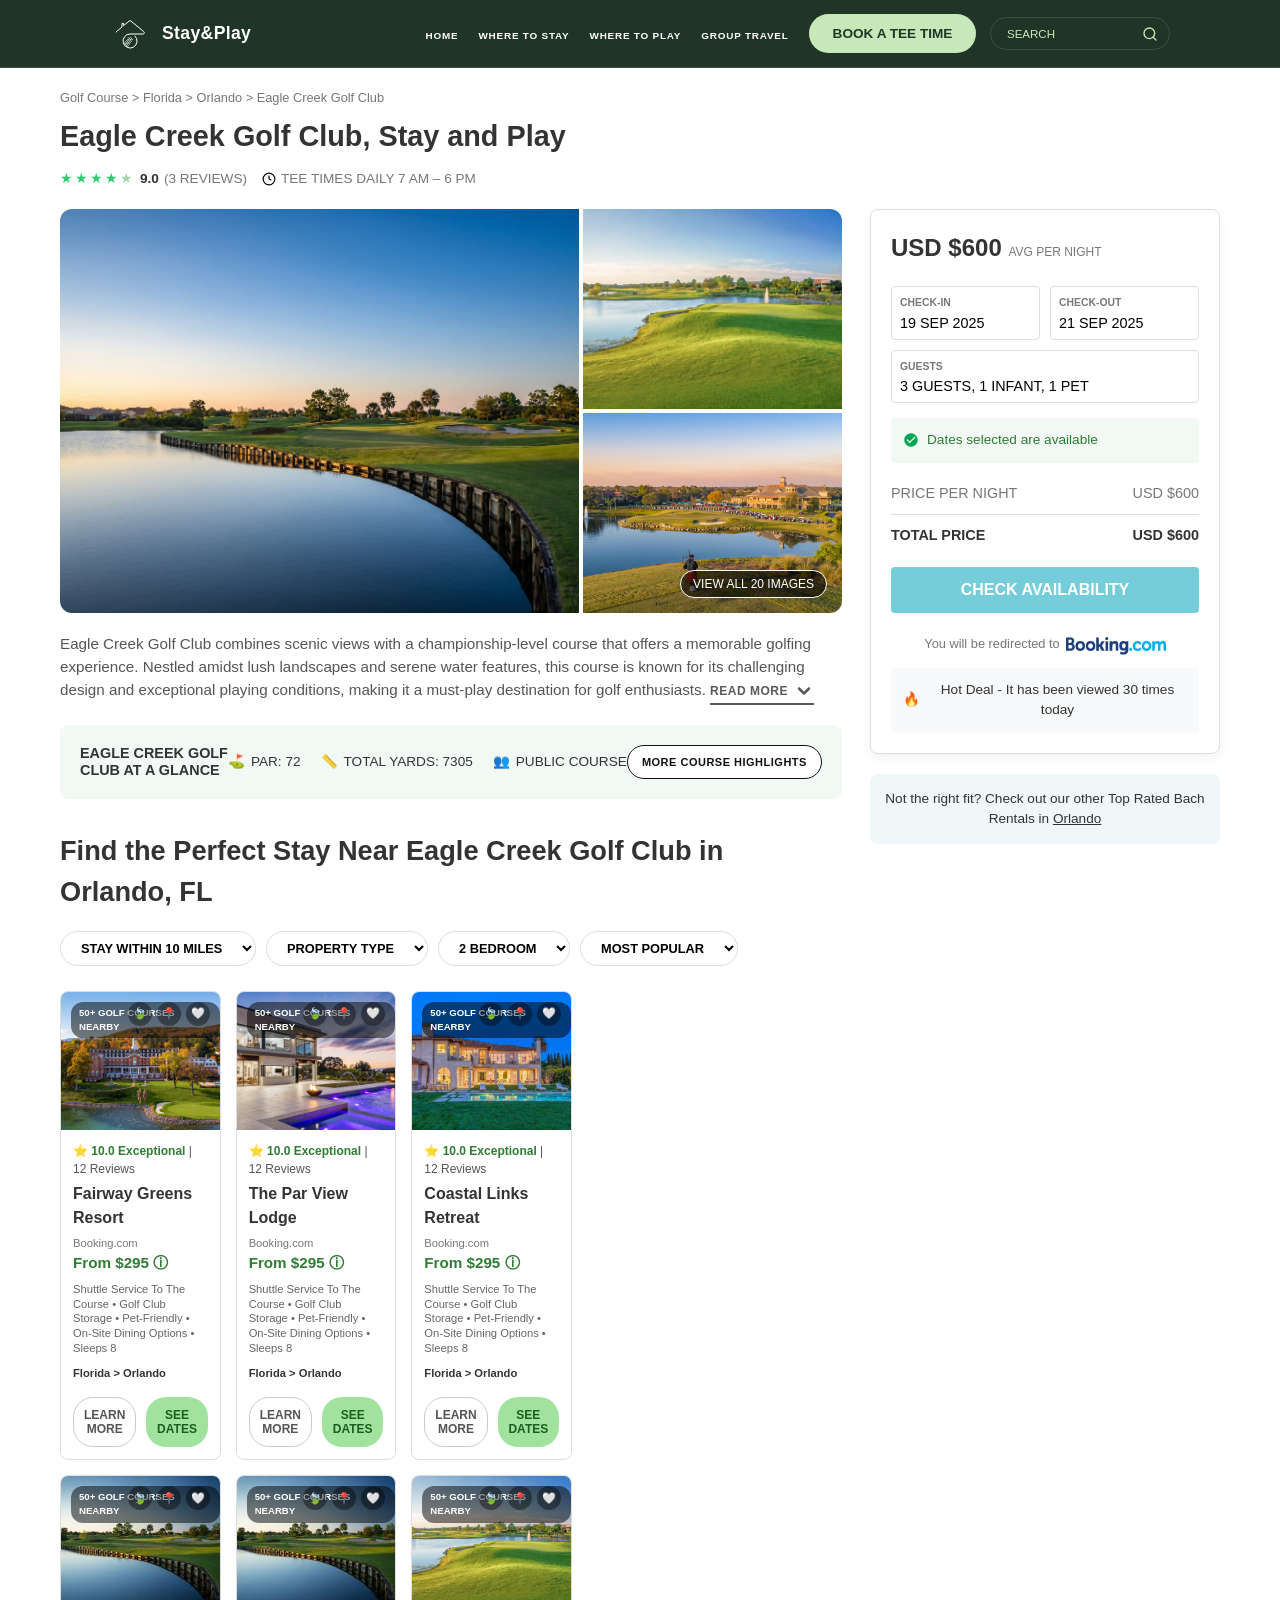
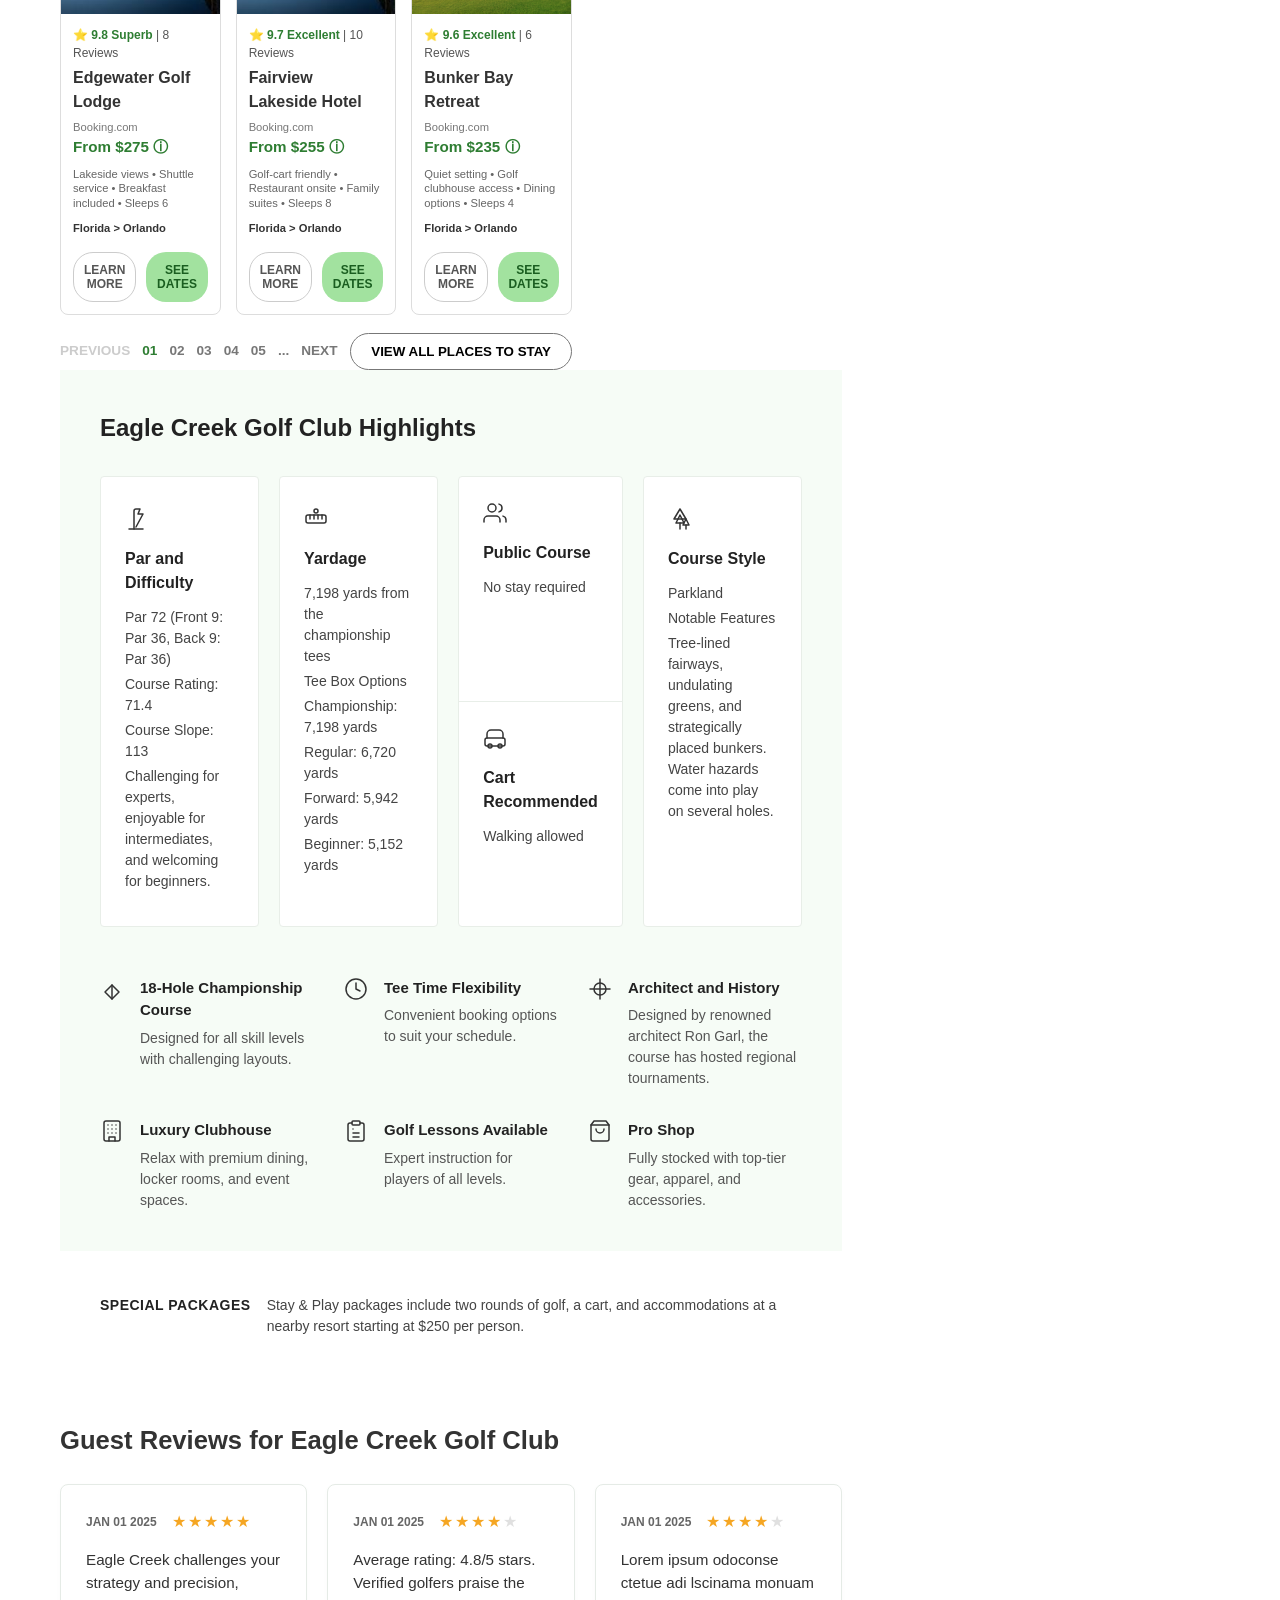
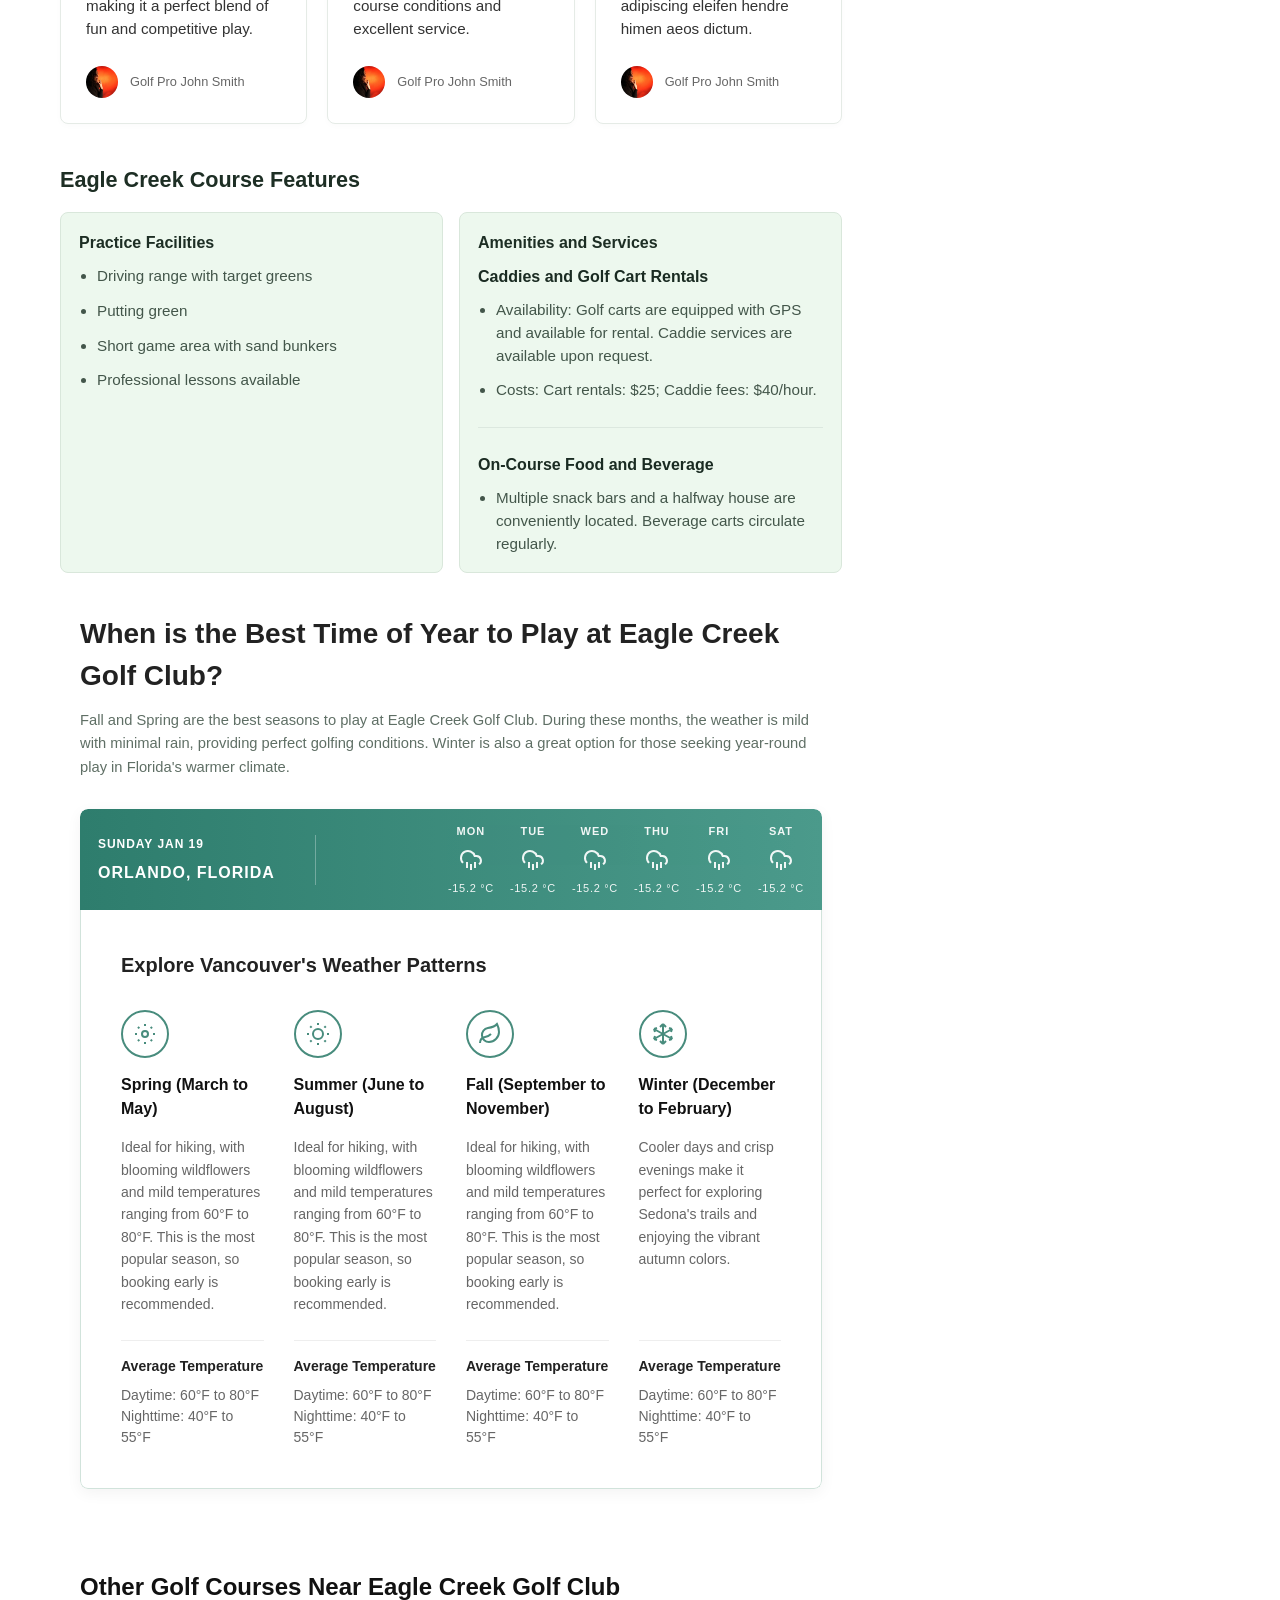
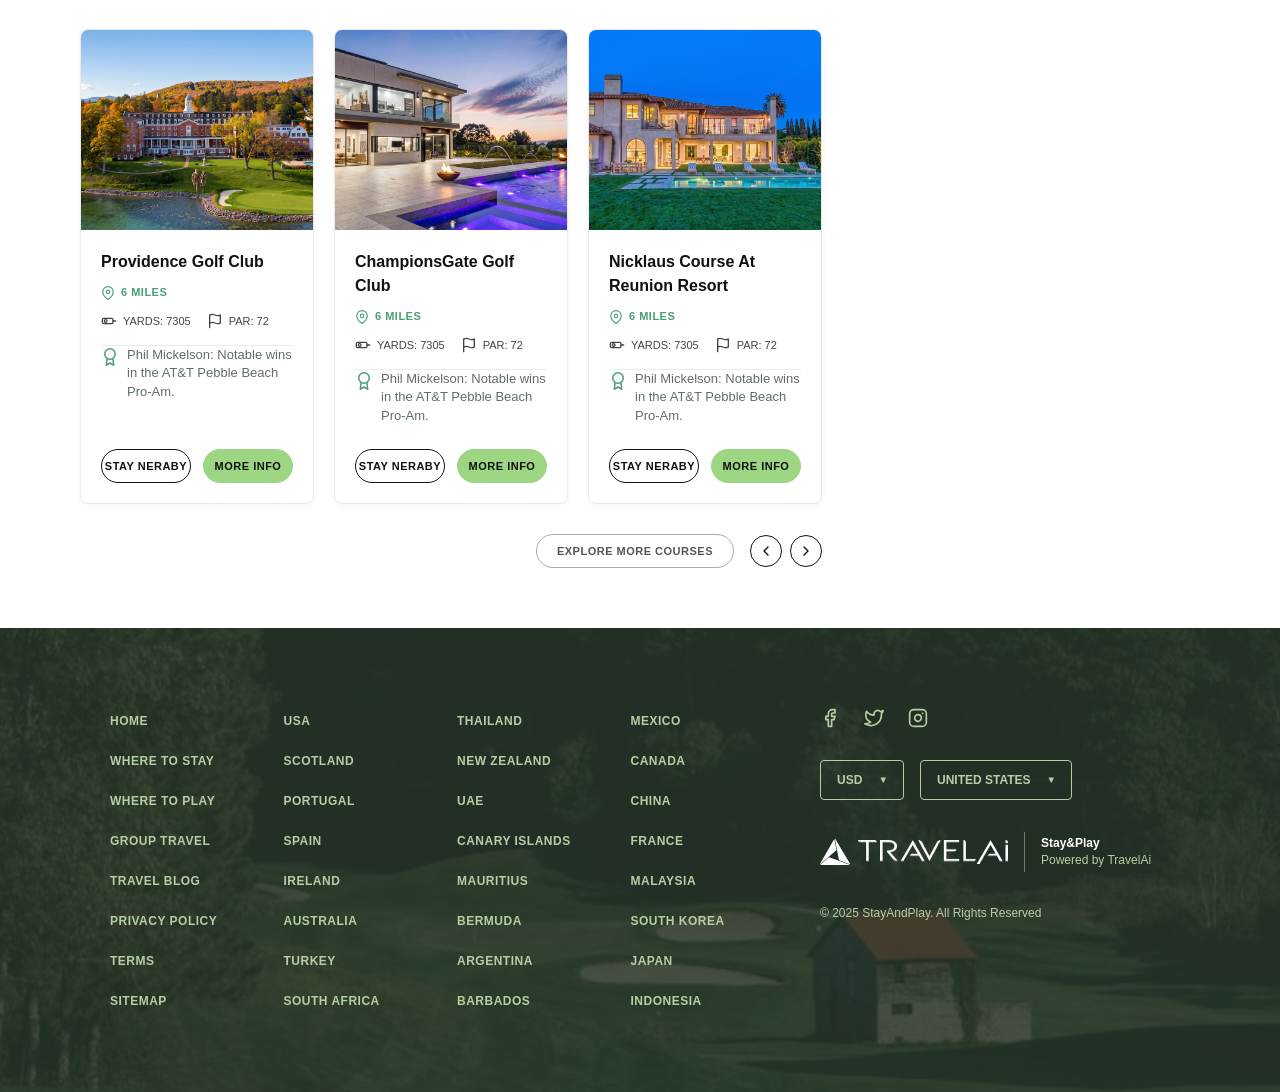
<file: index.html>
<!doctype html>
<html lang="en">
  <head>
    <meta charset="UTF-8" />
    <meta name="viewport" content="width=device-width, initial-scale=1.0" />
    <title>Stay&Play - Eagle Creek Golf Club</title>
    <link rel="stylesheet" href="styles/styles.css" />
    <link rel="stylesheet" href="styles/style-hero.css" />
    <link rel="stylesheet" href="styles/style-property-listing.css" />
    <link rel="stylesheet" href="styles/style-highlights.css" />
    <link rel="stylesheet" href="styles/style-guest-review.css" />
    <link rel="stylesheet" href="styles/stay-play.css" />
  </head>
  <body>
    <header class="header">
      <nav class="header__nav container" aria-label="Main Navigation">
        <!-- Left Side: Logo and Brand Name -->
        <div class="header__brand">
          <img
            src="assets/icons/logo.svg"
            alt="Stay&Play Logo"
            class="logo-img"
            width="40"
            height="40"
          />
          <div class="header__logo">Stay&Play</div>
        </div>

        <!-- Right Side: Grouped Menu and Actions -->
        <div class="header__right">
          <!-- Navigation Links -->
          <ul class="header__menu">
            <li><a href="#" class="header__link">HOME</a></li>
            <li><a href="#" class="header__link">WHERE TO STAY</a></li>
            <li><a href="#" class="header__link">WHERE TO PLAY</a></li>
            <li><a href="#" class="header__link">GROUP TRAVEL</a></li>
          </ul>

          <!-- Actions (Buttons and Search) -->
          <div class="header__actions">
            <!-- Extended Actions (Desktop) -->
            <div class="header__actions-extended">
              <button class="button button--primary button--pill">
                BOOK A TEE TIME
              </button>
              <div class="search-wrapper">
                <input
                  type="text"
                  class="search-wrapper__input"
                  placeholder="SEARCH"
                  aria-label="Search"
                />
                <img class="search-wrapper__icon" src="assets/icons/search.svg" width="16" height="16" alt="Search Icon" />
              </div>
            </div>

            <!-- Compact Actions (Mobile) -->
            <div class="header__actions-compact">
              <button
                class="btn-icon btn-icon--solid"
                aria-label="Book a Tee Time"
              >
                <img src="assets/icons/booktee.svg" width="20" height="20" alt="Tee Time Icon" />
              </button>
              <button class="btn-icon btn-icon--outline" aria-label="Search">
                <img src="assets/icons/search.svg" width="16" height="16" alt="Search Icon" />
              </button>
            </div>

            <!-- Hamburger Menu -->
            <button class="btn-icon btn-icon--menu" aria-label="Open Menu">
                <img src="assets/icons/menu.svg" width="28" height="28" alt="Menu Icon" />
            </button>
          </div>
        </div>
      </nav>
    </header>

    <main class="property-listing">
      <!-- Header Section -->
      <header class="listing-header">
        <nav class="breadcrumbs">
          <a href="#">Golf Course</a> > <a href="#">Florida</a> >
          <a href="#">Orlando</a> > <span>Eagle Creek Golf Club</span>
        </nav>
        <h1>Eagle Creek Golf Club, Stay and Play</h1>
        <div class="listing-meta">
          <div class="rating">
            <span class="stars">★★★★<span class="half-star">★</span></span>
            <strong>9.0</strong> <span>(3 REVIEWS)</span>
          </div>
          <div class="hours">
            <img src="assets/icons/clock.svg" alt="Clock Icon" width="14" height="14" />
            TEE TIMES DAILY 7 AM – 6 PM
          </div>
        </div>
      </header>

      <div class="listing-content">
        <!-- Left Column: Details -->
        <div class="main-details">
          <section class="gallery-container">
            <div class="gallery-track">
              <div class="gallery-slide">
                <img
                  src="assets/images/hero-first.jpeg"
                  alt="Eagle Creek Golf Course Main"
                />
              </div>
              <div class="gallery-slide">
                <img
                  src="assets/images/hero-second.jpeg"
                  alt="Eagle Creek Golf Course 2"
                />
              </div>
              <div class="gallery-slide">
                <img
                  src="assets/images/hero-third.jpeg"
                  alt="Eagle Creek Clubhouse"
                />
              </div>
            </div>

            <button class="view-images-btn">VIEW ALL 20 IMAGES</button>

            <div class="carousel-dots">
              <span class="dot active"></span>
              <span class="dot"></span>
              <span class="dot"></span>
              <span class="dot"></span>
              <span class="dot"></span>
              <span class="dot"></span>
            </div>
          </section>

          <!-- Mobile & Tablet Booking Options (Hidden on Desktop) -->
          <section class="stay-play-booking">
            <!-- Stay Card -->
            <article class="sp-card stay-card">
              <div class="sp-header">
                <div class="sp-icon stay-icon">
                    <!-- <img src="assets/icons/stay.svg" width="24" height="24" alt="Stay Icon" /> -->
                  <svg
                    viewBox="0 0 24 24"
                    fill="none"
                    xmlns="http://www.w3.org/2000/svg"
                  >
                    <circle
                      cx="12"
                      cy="12"
                      r="11"
                      fill="#4cbdd6"
                      stroke="#fff"
                      stroke-width="2"
                    />
                    <path d="M7 11h10v4H7zM7 9h4v2H7z" fill="#fff" />
                  </svg>
                </div>
                <h2>STAY</h2>
              </div>

              <div class="sp-body">
                <div class="sp-stats">
                  <div class="sp-stat">
                    <span class="stat-val">800+</span>
                    <span class="stat-label">PLACES TO<br />STAY NEAR BY</span>
                  </div>

                  <div class="sp-divider hide-mobile"></div>

                  <div class="sp-stat hide-mobile">
                    <span class="stat-label">FROM</span>
                    <span class="stat-val">$300</span>
                  </div>
                </div>

                <button class="sp-btn stay-btn">
                  <span class="hide-mobile">BOOK A PLACE TO STAY</span>
                  <span class="show-mobile">BOOK A STAY</span>
                </button>
              </div>
            </article>

            <!-- Play Card -->
            <article class="sp-card play-card">
              <div class="sp-header">
                <div class="sp-icon play-icon">
                  <svg
                    viewBox="0 0 24 24"
                    fill="none"
                    xmlns="http://www.w3.org/2000/svg"
                  >
                    <circle
                      cx="12"
                      cy="12"
                      r="11"
                      fill="#9cd683"
                      stroke="#fff"
                      stroke-width="2"
                    />
                    <circle cx="12" cy="10" r="4" fill="#fff" />
                    <path d="M11 14h2v5h-2z" fill="#f5d45e" />
                  </svg>
                </div>
                <h2>PLAY</h2>
              </div>

              <div class="sp-body">
                <div class="sp-stats">
                  <div class="sp-stat">
                    <span class="stat-label">PEAK</span>
                    <span class="stat-val">$100</span>
                    <span class="stat-label">ROUND</span>
                  </div>

                  <div class="sp-divider hide-mobile"></div>

                  <div class="sp-stat hide-mobile">
                    <span class="stat-label">OFF-PEAK</span>
                    <span class="stat-val">$75</span>
                    <span class="stat-label">ROUND</span>
                  </div>

                  <div class="sp-divider hide-mobile"></div>

                  <div class="sp-stat hide-mobile">
                    <span class="stat-label">TWILIGHT</span>
                    <span class="stat-val">$60</span>
                    <span class="stat-label">ROUND</span>
                  </div>
                </div>

                <button class="sp-btn play-btn">BOOK A TEE TIME</button>
              </div>
            </article>
          </section>

          <section class="description">
            <p>
              Eagle Creek Golf Club combines scenic views with a
              championship-level course that offers a memorable golfing
              experience. Nestled amidst lush landscapes and serene water
              features, this course is known for its challenging design and
              exceptional playing conditions, making it a must-play destination
              for golf enthusiasts.
              <a href="#" class="read-more">
  READ MORE 
  <img src="assets/icons/down.svg" width="20" height="20">
</a>
            </p>
          </section>

          <section class="at-a-glance">
            <div class="glance-title">
              EAGLE CREEK GOLF<br />CLUB AT A GLANCE
            </div>
            <div class="glance-stats">
              <div class="stat"><span class="icon">⛳</span> PAR: 72</div>
              <div class="stat">
                <span class="icon">📏</span> TOTAL YARDS: 7305
              </div>
              <div class="stat"><span class="icon">👥</span> PUBLIC COURSE</div>
            </div>
            <button class="btn-outline">MORE COURSE HIGHLIGHTS</button>
          </section>

          <section class="perfect-stay-section">
            <h2>
              Find the Perfect Stay Near Eagle Creek Golf Club in Orlando, FL
            </h2>

            <!-- Filters -->
            <div class="stay-filters">
              <select>
                <option>STAY WITHIN 10 MILES</option>
              </select>
              <select>
                <option>PROPERTY TYPE</option>
              </select>
              <select>
                <option>2 BEDROOM</option>
              </select>
              <select>
                <option>MOST POPULAR</option>
              </select>
            </div>

            <div class="stay-content-layout">
              <!-- Left: Cards -->
              <div class="stay-cards-wrapper">
                <div class="property-grid">
                  <!-- Card 1 -->
                  <div class="property-card">
                    <div class="pc-image">
                      <img src="assets/images/options-1.jpeg" alt="Resort" />
                      <div class="pc-badge">50+ GOLF COURSES NEARBY</div>
                      <div class="pc-icons">
                        <span class="icon-circle">🍃</span>
                        <span class="icon-circle">📍</span>
                        <span class="icon-circle">🤍</span>
                      </div>
                    </div>
                    <div class="pc-info">
                      <div class="pc-rating">
                        <span class="star">⭐</span>
                        <strong>10.0 Exceptional</strong> | 12 Reviews
                      </div>
                      <h3>Fairway Greens Resort</h3>
                      <div class="pc-provider">Booking.com</div>
                      <div class="pc-price">
                        From $295 <span class="info-icon">ⓘ</span>
                      </div>
                      <p class="pc-amenities">
                        Shuttle Service To The Course • Golf Club Storage •
                        Pet-Friendly • On-Site Dining Options • Sleeps 8
                      </p>
                      <div class="pc-location">Florida > Orlando</div>
                      <div class="pc-buttons">
                        <button class="pc-btn-outline">LEARN MORE</button>
                        <button class="pc-btn-solid">SEE DATES</button>
                      </div>
                    </div>
                  </div>

                  <!-- Card 2 -->
                  <div class="property-card">
                    <div class="pc-image">
                      <img src="assets/images/options-2.jpeg" alt="Lodge" />
                      <div class="pc-badge">50+ GOLF COURSES NEARBY</div>
                      <div class="pc-icons">
                        <span class="icon-circle">🍃</span
                        ><span class="icon-circle">📍</span
                        ><span class="icon-circle">🤍</span>
                      </div>
                    </div>
                    <div class="pc-info">
                      <div class="pc-rating">
                        <span class="star">⭐</span>
                        <strong>10.0 Exceptional</strong> | 12 Reviews
                      </div>
                      <h3>The Par View Lodge</h3>
                      <div class="pc-provider">Booking.com</div>
                      <div class="pc-price">
                        From $295 <span class="info-icon">ⓘ</span>
                      </div>
                      <p class="pc-amenities">
                        Shuttle Service To The Course • Golf Club Storage •
                        Pet-Friendly • On-Site Dining Options • Sleeps 8
                      </p>
                      <div class="pc-location">Florida > Orlando</div>
                      <div class="pc-buttons">
                        <button class="pc-btn-outline">LEARN MORE</button>
                        <button class="pc-btn-solid">SEE DATES</button>
                      </div>
                    </div>
                  </div>

                  <!-- Card 3 (Duplicate structure for extra cards as needed) -->
                  <div class="property-card">
                    <div class="pc-image">
                      <img src="assets/images/options-3.jpeg" alt="Retreat" />
                      <div class="pc-badge">50+ GOLF COURSES NEARBY</div>
                      <div class="pc-icons">
                        <span class="icon-circle">🍃</span
                        ><span class="icon-circle">📍</span
                        ><span class="icon-circle">🤍</span>
                      </div>
                    </div>
                    <div class="pc-info">
                      <div class="pc-rating">
                        <span class="star">⭐</span>
                        <strong>10.0 Exceptional</strong> | 12 Reviews
                      </div>
                      <h3>Coastal Links Retreat</h3>
                      <div class="pc-provider">Booking.com</div>
                      <div class="pc-price">
                        From $295 <span class="info-icon">ⓘ</span>
                      </div>
                      <p class="pc-amenities">
                        Shuttle Service To The Course • Golf Club Storage •
                        Pet-Friendly • On-Site Dining Options • Sleeps 8
                      </p>
                      <div class="pc-location">Florida > Orlando</div>
                      <div class="pc-buttons">
                        <button class="pc-btn-outline">LEARN MORE</button>
                        <button class="pc-btn-solid">SEE DATES</button>
                      </div>
                    </div>
                  </div>

                  <!-- Card 4 -->
                  <div class="property-card">
                    <div class="pc-image">
                      <img src="assets/images/hero1.jpeg" alt="Course view" />
                      <div class="pc-badge">50+ GOLF COURSES NEARBY</div>
                      <div class="pc-icons">
                        <span class="icon-circle">🍃</span>
                        <span class="icon-circle">📍</span>
                        <span class="icon-circle">🤍</span>
                      </div>
                    </div>
                    <div class="pc-info">
                      <div class="pc-rating">
                        <span class="star">⭐</span>
                        <strong>9.8 Superb</strong> | 8 Reviews
                      </div>
                      <h3>Edgewater Golf Lodge</h3>
                      <div class="pc-provider">Booking.com</div>
                      <div class="pc-price">
                        From $275 <span class="info-icon">ⓘ</span>
                      </div>
                      <p class="pc-amenities">
                        Lakeside views • Shuttle service • Breakfast included •
                        Sleeps 6
                      </p>
                      <div class="pc-location">Florida &gt; Orlando</div>
                      <div class="pc-buttons">
                        <button class="pc-btn-outline">LEARN MORE</button>
                        <button class="pc-btn-solid">SEE DATES</button>
                      </div>
                    </div>
                  </div>

                  <!-- Card 5 -->
                  <div class="property-card">
                    <div class="pc-image">
                      <img src="assets/images/hero2.jpeg" alt="Golf resort" />
                      <div class="pc-badge">50+ GOLF COURSES NEARBY</div>
                      <div class="pc-icons">
                        <span class="icon-circle">🍃</span>
                        <span class="icon-circle">📍</span>
                        <span class="icon-circle">🤍</span>
                      </div>
                    </div>
                    <div class="pc-info">
                      <div class="pc-rating">
                        <span class="star">⭐</span>
                        <strong>9.7 Excellent</strong> | 10 Reviews
                      </div>
                      <h3>Fairview Lakeside Hotel</h3>
                      <div class="pc-provider">Booking.com</div>
                      <div class="pc-price">
                        From $255 <span class="info-icon">ⓘ</span>
                      </div>
                      <p class="pc-amenities">
                        Golf-cart friendly • Restaurant onsite • Family suites •
                        Sleeps 8
                      </p>
                      <div class="pc-location">Florida &gt; Orlando</div>
                      <div class="pc-buttons">
                        <button class="pc-btn-outline">LEARN MORE</button>
                        <button class="pc-btn-solid">SEE DATES</button>
                      </div>
                    </div>
                  </div>

                  <!-- Card 6 -->
                  <div class="property-card">
                    <div class="pc-image">
                      <img src="assets/images/hero-second.jpeg" alt="Retreat" />
                      <div class="pc-badge">50+ GOLF COURSES NEARBY</div>
                      <div class="pc-icons">
                        <span class="icon-circle">🍃</span>
                        <span class="icon-circle">📍</span>
                        <span class="icon-circle">🤍</span>
                      </div>
                    </div>
                    <div class="pc-info">
                      <div class="pc-rating">
                        <span class="star">⭐</span>
                        <strong>9.6 Excellent</strong> | 6 Reviews
                      </div>
                      <h3>Bunker Bay Retreat</h3>
                      <div class="pc-provider">Booking.com</div>
                      <div class="pc-price">
                        From $235 <span class="info-icon">ⓘ</span>
                      </div>
                      <p class="pc-amenities">
                        Quiet setting • Golf clubhouse access • Dining options •
                        Sleeps 4
                      </p>
                      <div class="pc-location">Florida &gt; Orlando</div>
                      <div class="pc-buttons">
                        <button class="pc-btn-outline">LEARN MORE</button>
                        <button class="pc-btn-solid">SEE DATES</button>
                      </div>
                    </div>
                  </div>
                </div>

                
                <!-- Mobile Dots & Button -->
                <div class="mobile-carousel-controls">
                  <div class="mobile-carousel-dots">
                    <span class="dot active"></span>
                    <span class="dot"></span>
                    <span class="dot"></span>
                  </div>
                  <button class="view-all-btn">VIEW ALL PLACES TO STAY</button>
                </div>

                <!-- Desktop Pagination -->
                <div class="desktop-pagination">
                  <span class="disabled">PREVIOUS</span>
                  <span class="page active">01</span>
                  <span class="page">02</span>
                  <span class="page">03</span>
                  <span class="page">04</span>
                  <span class="page">05</span>
                  <span>...</span>
                  <span class="next">NEXT</span>
                  <button class="view-all-btn-desktop">
                    VIEW ALL PLACES TO STAY
                  </button>
                </div>
              </div>

              <!-- Right: Map -->
              <div class="stay-map-wrapper">
                <!-- <img
                  src="assets/images/map1.jpeg"
                  alt="Map of properties"
                  class="map-image"
                /> -->
                <iframe alt="Map of properties"
                  class="map-image"
                   src="https://www.google.com/maps/embed?pb=!1m18!1m12!1m3!1d3079.411389482224!2d-88.71151342347395!3d39.48262431196089!2m3!1f0!2f0!3f0!3m2!1i1024!2i768!4f13.1!3m3!1m2!1s0x887364aa4e4ae5b5%3A0x40e366c96bafa102!2sEagle%20Creek%20Golf%20Course!5e0!3m2!1sbn!2sbd!4v1788753935262!5m2!1sbn!2sbd" width="600" height="450" style="border:0;" allowfullscreen="" loading="lazy" referrerpolicy="strict-origin-when-cross-origin"></iframe>
</iframe>

              </div>
            </div>
          </section>

          <section class="golf-highlights-wrapper" id="course-highlights">
  <div class="highlights-container">
    <h2>Eagle Creek Golf Club Highlights</h2>

    <div class="highlights-cards">
      <!-- Card 1: Par and Difficulty -->
      <article class="hl-card">
        <div class="hl-icon" aria-hidden="true">
          <svg width="24" height="24" viewBox="0 0 24 24" fill="none" stroke="currentColor" stroke-width="1.5" stroke-linecap="round" stroke-linejoin="round">
            <path d="M4 22h14"></path>
            <path d="M9 22V4a2 2 0 0 1 2-2h4l-2 5h5l-7 13"></path>
          </svg>
        </div>
        <h4>Par and Difficulty</h4>
        <div class="hl-card-content">
          <p>Par 72 (Front 9: Par 36, Back 9: Par 36)</p>
          <p>Course Rating: 71.4</p>
          <p>Course Slope: 113</p>
          <p class="mt-3">Challenging for experts, enjoyable for intermediates, and welcoming for beginners.</p>
        </div>
      </article>

      <!-- Card 2: Yardage -->
      <article class="hl-card">
        <div class="hl-icon" aria-hidden="true">
          <svg width="24" height="24" viewBox="0 0 24 24" fill="none" stroke="currentColor" stroke-width="1.5" stroke-linecap="round" stroke-linejoin="round">
            <rect x="2" y="8" width="20" height="8" rx="2"></rect>
            <path d="M6 8v4"></path>
            <path d="M10 8v4"></path>
            <path d="M14 8v4"></path>
            <path d="M18 8v4"></path>
            <circle cx="12" cy="4" r="2"></circle>
          </svg>
        </div>
        <h4>Yardage</h4>
        <div class="hl-card-content">
          <p>7,198 yards from the championship tees</p>
          <p class="mt-3 mb-1">Tee Box Options</p>
          <ul class="clean-list text-muted">
            <li>Championship: 7,198 yards</li>
            <li>Regular: 6,720 yards</li>
            <li>Forward: 5,942 yards</li>
            <li>Beginner: 5,152 yards</li>
          </ul>
        </div>
      </article>

      <!-- Card 3: Split Card -->
      <article class="hl-card split-card">
        <div class="card-half">
          <div class="hl-icon" aria-hidden="true">
            <svg width="24" height="24" viewBox="0 0 24 24" fill="none" stroke="currentColor" stroke-width="1.5" stroke-linecap="round" stroke-linejoin="round">
              <path d="M17 21v-2a4 4 0 0 0-4-4H5a4 4 0 0 0-4 4v2"></path>
              <circle cx="9" cy="7" r="4"></circle>
              <path d="M23 21v-2a4 4 0 0 0-3-3.87"></path>
              <path d="M16 3.13a4 4 0 0 1 0 7.75"></path>
            </svg>
          </div>
          <h4>Public Course</h4>
          <p class="text-muted">No stay required</p>
        </div>
        <hr class="card-divider" />
        <div class="card-half">
          <div class="hl-icon" aria-hidden="true">
            <svg width="24" height="24" viewBox="0 0 24 24" fill="none" stroke="currentColor" stroke-width="1.5" stroke-linecap="round" stroke-linejoin="round">
              <rect x="2" y="12" width="20" height="8" rx="2"></rect>
              <path d="M4 12V8a4 4 0 0 1 4-4h8a4 4 0 0 1 4 4v4"></path>
              <circle cx="7" cy="20" r="2"></circle>
              <circle cx="17" cy="20" r="2"></circle>
            </svg>
          </div>
          <h4>Cart Recommended</h4>
          <p class="text-muted">Walking allowed</p>
        </div>
      </article>

      <!-- Card 4: Course Style -->
      <article class="hl-card">
        <div class="hl-icon" aria-hidden="true">
          <svg width="24" height="24" viewBox="0 0 24 24" fill="none" stroke="currentColor" stroke-width="1.5" stroke-linecap="round" stroke-linejoin="round">
            <path d="M12 22v-6"></path>
            <path d="M12 8l-4 8h8z"></path>
            <path d="M12 2l-6 10h12z"></path>
            <path d="M18 22v-4"></path>
            <path d="M18 12l-3 6h6z"></path>
          </svg>
        </div>
        <h4>Course Style</h4>
        <div class="hl-card-content">
          <p class="text-muted">Parkland</p>
          <p class="mt-3 mb-1 text-dark">Notable Features</p>
          <p class="text-muted">
            Tree-lined fairways, undulating greens, and strategically placed bunkers. Water hazards come into play on several holes.
          </p>
        </div>
      </article>
    </div>

    <!-- Bottom Features Grid -->
    <div class="highlights-features">
      <div class="feature-item">
        <div class="feature-icon" aria-hidden="true">
          <svg width="24" height="24" viewBox="0 0 24 24" fill="none" stroke="currentColor" stroke-width="1.5" stroke-linecap="round" stroke-linejoin="round">
            <path d="M12 22l-7-7 7-7 7 7-7 7z"></path>
            <path d="M12 8v14"></path>
          </svg>
        </div>
        <div class="feature-text">
          <h4>18-Hole Championship Course</h4>
          <p>Designed for all skill levels with challenging layouts.</p>
        </div>
      </div>
      
      <div class="feature-item">
        <div class="feature-icon" aria-hidden="true">
          <svg width="24" height="24" viewBox="0 0 24 24" fill="none" stroke="currentColor" stroke-width="1.5" stroke-linecap="round" stroke-linejoin="round">
            <circle cx="12" cy="12" r="10"></circle>
            <polyline points="12 6 12 12 16 14"></polyline>
          </svg>
        </div>
        <div class="feature-text">
          <h4>Tee Time Flexibility</h4>
          <p>Convenient booking options to suit your schedule.</p>
        </div>
      </div>

      <div class="feature-item">
        <div class="feature-icon" aria-hidden="true">
          <svg width="24" height="24" viewBox="0 0 24 24" fill="none" stroke="currentColor" stroke-width="1.5" stroke-linecap="round" stroke-linejoin="round">
            <path d="M12 2v20"></path>
            <path d="M2 12h20"></path>
            <path d="M12 12m-6 0a6 6 0 1 0 12 0 6 6 0 1 0-12 0"></path>
          </svg>
        </div>
        <div class="feature-text">
          <h4>Architect and History</h4>
          <p>Designed by renowned architect Ron Garl, the course has hosted regional tournaments.</p>
        </div>
      </div>

      <div class="feature-item">
        <div class="feature-icon" aria-hidden="true">
          <svg width="24" height="24" viewBox="0 0 24 24" fill="none" stroke="currentColor" stroke-width="1.5" stroke-linecap="round" stroke-linejoin="round">
            <rect x="4" y="2" width="16" height="20" rx="2" ry="2"></rect>
            <path d="M9 22v-4h6v4"></path>
            <path d="M8 6h.01"></path>
            <path d="M16 6h.01"></path>
            <path d="M12 6h.01"></path>
            <path d="M12 10h.01"></path>
            <path d="M12 14h.01"></path>
            <path d="M16 10h.01"></path>
            <path d="M16 14h.01"></path>
            <path d="M8 10h.01"></path>
            <path d="M8 14h.01"></path>
          </svg>
        </div>
        <div class="feature-text">
          <h4>Luxury Clubhouse</h4>
          <p>Relax with premium dining, locker rooms, and event spaces.</p>
        </div>
      </div>

      <div class="feature-item">
        <div class="feature-icon" aria-hidden="true">
          <svg width="24" height="24" viewBox="0 0 24 24" fill="none" stroke="currentColor" stroke-width="1.5" stroke-linecap="round" stroke-linejoin="round">
            <path d="M16 4h2a2 2 0 0 1 2 2v14a2 2 0 0 1-2 2H6a2 2 0 0 1-2-2V6a2 2 0 0 1 2-2h2"></path>
            <rect x="8" y="2" width="8" height="4" rx="1" ry="1"></rect>
            <path d="M9 14h6"></path>
            <path d="M9 18h6"></path>
            <path d="M9 10h.01"></path>
          </svg>
        </div>
        <div class="feature-text">
          <h4>Golf Lessons Available</h4>
          <p>Expert instruction for players of all levels.</p>
        </div>
      </div>

      <div class="feature-item">
        <div class="feature-icon" aria-hidden="true">
          <svg width="24" height="24" viewBox="0 0 24 24" fill="none" stroke="currentColor" stroke-width="1.5" stroke-linecap="round" stroke-linejoin="round">
            <path d="M6 2L3 6v14a2 2 0 0 0 2 2h14a2 2 0 0 0 2-2V6l-3-4z"></path>
            <line x1="3" y1="6" x2="21" y2="6"></line>
            <path d="M16 10a4 4 0 0 1-8 0"></path>
          </svg>
        </div>
        <div class="feature-text">
          <h4>Pro Shop</h4>
          <p>Fully stocked with top-tier gear, apparel, and accessories.</p>
        </div>
      </div>
    </div>
  </div>
</section>

<!-- Out-of-box Special Packages Banner -->
<div class="highlights-special-packages-banner">
  <span class="banner-title">SPECIAL PACKAGES</span>
  <span class="banner-text">Stay & Play packages include two rounds of golf, a cart, and accommodations at a nearby resort starting at $250 per person.</span>
</div>
          <!-- Guest Reviews Section -->
          <section class="guest-reviews-section">
            <h2>Guest Reviews for Eagle Creek Golf Club</h2>

            <div class="reviews-grid">
              <!-- Review 1 -->
              <article class="review-card">
                <div class="review-header">
                  <span class="review-date">JAN 01 2025</span>
                  <span class="review-stars">★★★★★</span>
                </div>
                <p class="review-text">
                  Eagle Creek challenges your strategy and precision, making it
                  a perfect blend of fun and competitive play.
                </p>
                <div class="review-author">
                  <img
                    src="assets/images/profile1images.jpeg"
                    alt="John Smith"
                    class="author-avatar"
                  />
                  <span class="author-name">Golf Pro John Smith</span>
                </div>
              </article>

              <!-- Review 2 -->
              <article class="review-card">
                <div class="review-header">
                  <span class="review-date">JAN 01 2025</span>
                  <span class="review-stars"
                    >★★★★<span class="star-gray">★</span></span
                  >
                </div>
                <p class="review-text">
                  Average rating: 4.8/5 stars. Verified golfers praise the
                  course conditions and excellent service.
                </p>
                <div class="review-author">
                  <img
                    src="assets/images/profile1images.jpeg"
                    alt="John Smith"
                    class="author-avatar"
                  />
                  <span class="author-name">Golf Pro John Smith</span>
                </div>
              </article>

              <!-- Review 3 -->
              <article class="review-card">
                <div class="review-header">
                  <span class="review-date">JAN 01 2025</span>
                  <span class="review-stars"
                    >★★★★<span class="star-gray">★</span></span
                  >
                </div>
                <p class="review-text">
                  Lorem ipsum odoconse ctetue adi lscinama monuam adipiscing
                  eleifen hendre himen aeos dictum.
                </p>
                <div class="review-author">
                  <img
                    src="assets/images/profile1images.jpeg"
                    alt="John Smith"
                    class="author-avatar"
                  />
                  <span class="author-name">Golf Pro John Smith</span>
                </div>
              </article>
            </div>

            <!-- ADD THIS: Mobile Carousel Dots -->
            <div class="review-carousel-dots">
              <span class="dot active"></span>
              <span class="dot"></span>
              <span class="dot"></span>
            </div>
          </section>

          <section class="course-features-section">
    <h2>Eagle Creek Course Features</h2>
    
    <div class="course-features-grid">
        <!-- Left Card -->
        <article class="course-feature-card">
            <h3>Practice Facilities</h3>
            <ul>
                <li>Driving range with target greens</li>
                <li>Putting green</li>
                <li>Short game area with sand bunkers</li>
                <li>Professional lessons available</li>
            </ul>
        </article>

        <!-- Right Card -->
        <article class="course-feature-card">
            <h3>Amenities and Services</h3>
            
            <div class="feature-subsection">
                <h4>Caddies and Golf Cart Rentals</h4>
                <ul>
                    <li>Availability: Golf carts are equipped with GPS and available for rental. Caddie services are available upon request.</li>
                    <li>Costs: Cart rentals: $25; Caddie fees: $40/hour.</li>
                </ul>
            </div>
            
            <hr class="feature-divider">
            
            <div class="feature-subsection">
                <h4>On-Course Food and Beverage</h4>
                <ul>
                    <li>Multiple snack bars and a halfway house are conveniently located. Beverage carts circulate regularly.</li>
                </ul>
            </div>
        </article>
    </div>
</section>

          <section class="weather-section">
  <div class="weather-intro-container">
    <h2>When is the Best Time of Year to Play at Eagle Creek Golf Club?</h2>
    <p class="weather-intro">
      Fall and Spring are the best seasons to play at Eagle Creek Golf Club. During these months, the weather is mild with minimal rain, providing perfect golfing conditions. Winter is also a great option for those seeking year-round play in Florida's warmer climate.
    </p>
  </div>

  <div class="weather-card-container">
    <div class="weather-hero">
      <div class="weather-hero__left">
        <span class="weather-hero__day">SUNDAY JAN 19</span>
        <strong class="weather-hero__location">ORLANDO, FLORIDA</strong>
      </div>
      
      <div class="weather-hero__current">
        <svg class="weather-icon-large" viewBox="0 0 24 24" fill="none" stroke="currentColor" stroke-width="2"><path d="M20 16.2A4.5 4.5 0 0 0 17.5 8h-1.8A7 7 0 1 0 4 14.9"/><path d="M16 14v6"/><path d="M8 14v6"/><path d="M12 16v6"/></svg>
        <span class="current-temp">24 °C</span>
      </div>

      <div class="weather-hero__strip">
        <div class="weather-day">
          <span class="day-name">MON</span>
          <svg class="weather-icon" viewBox="0 0 24 24" fill="none" stroke="currentColor" stroke-width="2"><path d="M20 16.2A4.5 4.5 0 0 0 17.5 8h-1.8A7 7 0 1 0 4 14.9"/><path d="M16 14v6"/><path d="M8 14v6"/><path d="M12 16v6"/></svg>
          <span class="day-temp">-15.2 °C</span>
        </div>
        <div class="weather-day">
          <span class="day-name">TUE</span>
          <svg class="weather-icon" viewBox="0 0 24 24" fill="none" stroke="currentColor" stroke-width="2"><path d="M20 16.2A4.5 4.5 0 0 0 17.5 8h-1.8A7 7 0 1 0 4 14.9"/><path d="M16 14v6"/><path d="M8 14v6"/><path d="M12 16v6"/></svg>
          <span class="day-temp">-15.2 °C</span>
        </div>
        <div class="weather-day">
          <span class="day-name">WED</span>
          <svg class="weather-icon" viewBox="0 0 24 24" fill="none" stroke="currentColor" stroke-width="2"><path d="M20 16.2A4.5 4.5 0 0 0 17.5 8h-1.8A7 7 0 1 0 4 14.9"/><path d="M16 14v6"/><path d="M8 14v6"/><path d="M12 16v6"/></svg>
          <span class="day-temp">-15.2 °C</span>
        </div>
        <div class="weather-day">
          <span class="day-name">THU</span>
          <svg class="weather-icon" viewBox="0 0 24 24" fill="none" stroke="currentColor" stroke-width="2"><path d="M20 16.2A4.5 4.5 0 0 0 17.5 8h-1.8A7 7 0 1 0 4 14.9"/><path d="M16 14v6"/><path d="M8 14v6"/><path d="M12 16v6"/></svg>
          <span class="day-temp">-15.2 °C</span>
        </div>
        <div class="weather-day">
          <span class="day-name">FRI</span>
          <svg class="weather-icon" viewBox="0 0 24 24" fill="none" stroke="currentColor" stroke-width="2"><path d="M20 16.2A4.5 4.5 0 0 0 17.5 8h-1.8A7 7 0 1 0 4 14.9"/><path d="M16 14v6"/><path d="M8 14v6"/><path d="M12 16v6"/></svg>
          <span class="day-temp">-15.2 °C</span>
        </div>
        <div class="weather-day">
          <span class="day-name">SAT</span>
          <svg class="weather-icon" viewBox="0 0 24 24" fill="none" stroke="currentColor" stroke-width="2"><path d="M20 16.2A4.5 4.5 0 0 0 17.5 8h-1.8A7 7 0 1 0 4 14.9"/><path d="M16 14v6"/><path d="M8 14v6"/><path d="M12 16v6"/></svg>
          <span class="day-temp">-15.2 °C</span>
        </div>
      </div>
    </div>

    <div class="weather-patterns-wrapper">
      <h3 class="patterns-title">Explore Vancouver's Weather Patterns</h3>
      <div class="weather-grid">
        
        <article class="season-card">
          <div class="season-icon">
            <svg viewBox="0 0 24 24" fill="none" stroke="#488c7d" stroke-width="2"><circle cx="12" cy="12" r="3"/><path d="M12 2v2M12 20v2M4.93 4.93l1.41 1.41M17.66 17.66l1.41 1.41M2 12h2M20 12h2M4.93 19.07l1.41-1.41M17.66 6.34l1.41-1.41"/></svg>
          </div>
          <h4>Spring (March to May)</h4>
          <p class="season-desc">Ideal for hiking, with blooming wildflowers and mild temperatures ranging from 60°F to 80°F. This is the most popular season, so booking early is recommended.</p>
          <hr>
          <h5>Average Temperature</h5>
          <p class="season-temps">
            <span class="temp-day">Daytime: 60°F to 80°F</span>
            <span class="temp-separator"> - </span>
            <span class="temp-night">Nighttime: 40°F to 55°F</span>
          </p>
        </article>

        <article class="season-card hide-on-mobile">
          <div class="season-icon">
             <svg viewBox="0 0 24 24" fill="none" stroke="#488c7d" stroke-width="2"><circle cx="12" cy="12" r="5"/><line x1="12" y1="1" x2="12" y2="3"/><line x1="12" y1="21" x2="12" y2="23"/><line x1="4.22" y1="4.22" x2="5.64" y2="5.64"/><line x1="18.36" y1="18.36" x2="19.78" y2="19.78"/><line x1="1" y1="12" x2="3" y2="12"/><line x1="21" y1="12" x2="23" y2="12"/><line x1="4.22" y1="19.78" x2="5.64" y2="18.36"/><line x1="18.36" y1="5.64" x2="19.78" y2="4.22"/></svg>
          </div>
          <h4>Summer (June to August)</h4>
          <p class="season-desc">Ideal for hiking, with blooming wildflowers and mild temperatures ranging from 60°F to 80°F. This is the most popular season, so booking early is recommended.</p>
          <hr>
          <h5>Average Temperature</h5>
          <p class="season-temps">
            <span class="temp-day">Daytime: 60°F to 80°F</span>
            <span class="temp-separator"> - </span>
            <span class="temp-night">Nighttime: 40°F to 55°F</span>
          </p>
        </article>

        <article class="season-card hide-on-mobile">
          <div class="season-icon">
            <svg viewBox="0 0 24 24" fill="none" stroke="#488c7d" stroke-width="2"><path d="M11 20A7 7 0 0 1 9.8 6.1C15.5 5 17 4.48 19 2c1 2 2 4.18 2 8 0 5.5-4.78 10-10 10Z"/><path d="M2 21c0-3 1.85-5.36 5.08-6C9.5 14.52 12 13 13 12"/></svg>
          </div>
          <h4>Fall (September to November)</h4>
          <p class="season-desc">Ideal for hiking, with blooming wildflowers and mild temperatures ranging from 60°F to 80°F. This is the most popular season, so booking early is recommended.</p>
          <hr>
          <h5>Average Temperature</h5>
           <p class="season-temps">
            <span class="temp-day">Daytime: 60°F to 80°F</span>
            <span class="temp-separator"> - </span>
            <span class="temp-night">Nighttime: 40°F to 55°F</span>
          </p>
        </article>

        <article class="season-card hide-on-mobile">
          <div class="season-icon">
             <svg viewBox="0 0 24 24" fill="none" stroke="#488c7d" stroke-width="2"><line x1="12" y1="2" x2="12" y2="22"/><line x1="12" y1="2" x2="15" y2="5"/><line x1="12" y1="2" x2="9" y2="5"/><line x1="12" y1="22" x2="15" y2="19"/><line x1="12" y1="22" x2="9" y2="19"/><line x1="3" y1="7" x2="21" y2="17"/><line x1="3" y1="7" x2="6" y2="6"/><line x1="3" y1="7" x2="4" y2="10"/><line x1="21" y1="17" x2="18" y2="18"/><line x1="21" y1="17" x2="20" y2="14"/><line x1="3" y1="17" x2="21" y2="7"/><line x1="3" y1="17" x2="6" y2="18"/><line x1="3" y1="17" x2="4" y2="14"/><line x1="21" y1="7" x2="18" y2="6"/><line x1="21" y1="7" x2="20" y2="10"/></svg>
          </div>
          <h4>Winter (December to February)</h4>
          <p class="season-desc">Cooler days and crisp evenings make it perfect for exploring Sedona's trails and enjoying the vibrant autumn colors.</p>
          <hr style="margin-top: 48px;">
          <h5>Average Temperature</h5>
           <p class="season-temps">
            <span class="temp-day">Daytime: 60°F to 80°F</span>
            <span class="temp-separator"> - </span>
            <span class="temp-night">Nighttime: 40°F to 55°F</span>
          </p>
        </article>
      </div>

      <div class="carousel-indicators">
        <span class="dot active"></span>
        <span class="dot"></span>
        <span class="dot"></span>
        <span class="dot"></span>
      </div>
    </div>
  </div>
</section>
          <section class="other-courses-section">
  <h2>Other Golf Courses Near Eagle Creek Golf Club</h2>
  
  <div class="other-courses-grid">
    <!-- Card 1 -->
    <article class="other-course-card">
      <div class="course-image-wrapper">
        <img src="assets/images/options-1.jpeg" alt="Providence Golf Club" />
      </div>
      <div class="other-course-card__body">
        <h3>Providence Golf Club</h3>
        
        <div class="course-distance">
          <svg viewBox="0 0 24 24" fill="none" stroke="currentColor" stroke-width="2" stroke-linecap="round" stroke-linejoin="round">
            <path d="M21 10c0 7-9 13-9 13s-9-6-9-13a9 9 0 0 1 18 0z"></path>
            <circle cx="12" cy="10" r="3"></circle>
          </svg>
          <span>6 MILES</span>
        </div>
        
        <div class="course-stats">
          <div class="stat-item">
            <svg viewBox="0 0 24 24" fill="none" stroke="currentColor" stroke-width="2" stroke-linecap="round" stroke-linejoin="round">
              <rect x="2" y="8" width="16" height="8" rx="2"></rect>
              <path d="M18 12h4"></path>
              <circle cx="7" cy="12" r="2"></circle>
            </svg>
            YARDS: 7305
          </div>
          <div class="stat-item">
            <svg viewBox="0 0 24 24" fill="none" stroke="currentColor" stroke-width="2" stroke-linecap="round" stroke-linejoin="round">
              <path d="M4 15s1-1 4-1 5 2 8 2 4-1 4-1V3s-1 1-4 1-5-2-8-2-4 1-4 1z"></path>
              <line x1="4" y1="22" x2="4" y2="15"></line>
            </svg>
            PAR: 72
          </div>
        </div>

        <hr class="card-divider" />

        <div class="course-notable">
          <svg viewBox="0 0 24 24" fill="none" stroke="currentColor" stroke-width="2" stroke-linecap="round" stroke-linejoin="round">
            <circle cx="12" cy="8" r="7"></circle>
            <polyline points="8.21 13.89 7 23 12 20 17 23 15.79 13.88"></polyline>
          </svg>
          <p>Phil Mickelson: Notable wins in the AT&T Pebble Beach Pro-Am.</p>
        </div>

        <div class="course-card-actions">
          <button class="btn-outline">STAY NERABY</button>
          <button class="btn-solid">MORE INFO</button>
        </div>
      </div>
    </article>

    <!-- Card 2 -->
    <article class="other-course-card">
      <div class="course-image-wrapper">
        <img src="assets/images/options-2.jpeg" alt="ChampionsGate Golf Club" />
      </div>
      <div class="other-course-card__body">
        <h3>ChampionsGate Golf Club</h3>
        
        <div class="course-distance">
          <svg viewBox="0 0 24 24" fill="none" stroke="currentColor" stroke-width="2" stroke-linecap="round" stroke-linejoin="round">
            <path d="M21 10c0 7-9 13-9 13s-9-6-9-13a9 9 0 0 1 18 0z"></path>
            <circle cx="12" cy="10" r="3"></circle>
          </svg>
          <span>6 MILES</span>
        </div>
        
        <div class="course-stats">
          <div class="stat-item">
            <svg viewBox="0 0 24 24" fill="none" stroke="currentColor" stroke-width="2" stroke-linecap="round" stroke-linejoin="round">
              <rect x="2" y="8" width="16" height="8" rx="2"></rect>
              <path d="M18 12h4"></path>
              <circle cx="7" cy="12" r="2"></circle>
            </svg>
            YARDS: 7305
          </div>
          <div class="stat-item">
            <svg viewBox="0 0 24 24" fill="none" stroke="currentColor" stroke-width="2" stroke-linecap="round" stroke-linejoin="round">
              <path d="M4 15s1-1 4-1 5 2 8 2 4-1 4-1V3s-1 1-4 1-5-2-8-2-4 1-4 1z"></path>
              <line x1="4" y1="22" x2="4" y2="15"></line>
            </svg>
            PAR: 72
          </div>
        </div>

        <hr class="card-divider" />

        <div class="course-notable">
          <svg viewBox="0 0 24 24" fill="none" stroke="currentColor" stroke-width="2" stroke-linecap="round" stroke-linejoin="round">
            <circle cx="12" cy="8" r="7"></circle>
            <polyline points="8.21 13.89 7 23 12 20 17 23 15.79 13.88"></polyline>
          </svg>
          <p>Phil Mickelson: Notable wins in the AT&T Pebble Beach Pro-Am.</p>
        </div>

        <div class="course-card-actions">
          <button class="btn-outline">STAY NERABY</button>
          <button class="btn-solid">MORE INFO</button>
        </div>
      </div>
    </article>

    <!-- Card 3 -->
    <article class="other-course-card">
      <div class="course-image-wrapper">
        <img src="assets/images/options-3.jpeg" alt="Nicklaus Course at Reunion Resort" />
      </div>
      <div class="other-course-card__body">
        <h3>Nicklaus Course At Reunion Resort</h3>
        
        <div class="course-distance">
          <svg viewBox="0 0 24 24" fill="none" stroke="currentColor" stroke-width="2" stroke-linecap="round" stroke-linejoin="round">
            <path d="M21 10c0 7-9 13-9 13s-9-6-9-13a9 9 0 0 1 18 0z"></path>
            <circle cx="12" cy="10" r="3"></circle>
          </svg>
          <span>6 MILES</span>
        </div>
        
        <div class="course-stats">
          <div class="stat-item">
            <svg viewBox="0 0 24 24" fill="none" stroke="currentColor" stroke-width="2" stroke-linecap="round" stroke-linejoin="round">
              <rect x="2" y="8" width="16" height="8" rx="2"></rect>
              <path d="M18 12h4"></path>
              <circle cx="7" cy="12" r="2"></circle>
            </svg>
            YARDS: 7305
          </div>
          <div class="stat-item">
            <svg viewBox="0 0 24 24" fill="none" stroke="currentColor" stroke-width="2" stroke-linecap="round" stroke-linejoin="round">
              <path d="M4 15s1-1 4-1 5 2 8 2 4-1 4-1V3s-1 1-4 1-5-2-8-2-4 1-4 1z"></path>
              <line x1="4" y1="22" x2="4" y2="15"></line>
            </svg>
            PAR: 72
          </div>
        </div>

        <hr class="card-divider" />

        <div class="course-notable">
          <svg viewBox="0 0 24 24" fill="none" stroke="currentColor" stroke-width="2" stroke-linecap="round" stroke-linejoin="round">
            <circle cx="12" cy="8" r="7"></circle>
            <polyline points="8.21 13.89 7 23 12 20 17 23 15.79 13.88"></polyline>
          </svg>
          <p>Phil Mickelson: Notable wins in the AT&T Pebble Beach Pro-Am.</p>
        </div>

        <div class="course-card-actions">
          <button class="btn-outline">STAY NERABY</button>
          <button class="btn-solid">MORE INFO</button>
        </div>
      </div>
    </article>
  </div>

  <div class="other-courses-actions">
    <button class="explore-btn">EXPLORE MORE COURSES</button>
    <div class="pagination-arrows">
      <button class="arrow-btn" aria-label="Previous">
        <svg viewBox="0 0 24 24" fill="none" stroke="currentColor" stroke-width="2" stroke-linecap="round" stroke-linejoin="round">
          <polyline points="15 18 9 12 15 6"></polyline>
        </svg>
      </button>
      <button class="arrow-btn" aria-label="Next">
        <svg viewBox="0 0 24 24" fill="none" stroke="currentColor" stroke-width="2" stroke-linecap="round" stroke-linejoin="round">
          <polyline points="9 18 15 12 9 6"></polyline>
        </svg>
      </button>
    </div>
  </div>
</section>
        </div>

        <!-- Right Column: Booking Widget -->
        <aside class="booking-sidebar">
          <div class="booking-widget">
            <div class="price-header">
              <h2>USD $600 <span>AVG PER NIGHT</span></h2>
            </div>

            <form class="booking-form">
              <div class="form-row dates">
                <div class="input-group">
                  <label>CHECK-IN</label>
                  <select>
                    <option>19 SEP 2025</option>
                  </select>
                </div>
                <div class="input-group">
                  <label>CHECK-OUT</label>
                  <select>
                    <option>21 SEP 2025</option>
                  </select>
                </div>
              </div>
              <div class="form-row">
                <div class="input-group full-width">
                  <label>GUESTS</label>
                  <select>
                    <option>3 GUESTS, 1 INFANT, 1 PET</option>
                  </select>
                </div>
              </div>
            </form>

            <div class="availability-status">
              <svg width="16" height="16" viewBox="0 0 24 24" fill="#00a651">
                <path
                  d="M12 2C6.48 2 2 6.48 2 12s4.48 10 10 10 10-4.48 10-10S17.52 2 12 2zm-2 15l-5-5 1.41-1.41L10 14.17l7.59-7.59L19 8l-9 9z"
                />
              </svg>
              Dates selected are available
            </div>

            <div class="price-breakdown">
              <div class="price-row">
                <span>PRICE PER NIGHT</span>
                <span>USD $600</span>
              </div>
              <div class="price-row total">
                <span>TOTAL PRICE</span>
                <span>USD $600</span>
              </div>
            </div>

            <button class="btn-primary">CHECK AVAILABILITY</button>

            <div class="redirect-info">
              <span class="redirect-text">You will be redirected to</span>
              <img
                src="assets/images/booking-final.png"
                alt="Booking.com Logo"
                class="booking-logo"
                width="100"
                height="40"
              />
              <!-- <strong>Booking.com</strong> -->
            </div>

            <div class="urgency-banner">
              <span class="fire-icon">🔥</span> Hot Deal - It has been viewed 30
              times today
            </div>
          </div>

          <div class="alternative-box">
            Not the right fit? Check out our other Top Rated Bach Rentals in
            <a href="#">Orlando</a>
          </div>
        </aside>
      </div>
    </main>

    <footer class="footer">
      <div class="container footer__container">
        <!-- Left Side: 4-Column Navigation Grid -->
        <nav class="footer__nav" aria-label="Footer Navigation">
          <ul class="footer__list">
            <li><a href="#" class="footer__link">HOME</a></li>
            <li><a href="#" class="footer__link">WHERE TO STAY</a></li>
            <li><a href="#" class="footer__link">WHERE TO PLAY</a></li>
            <li><a href="#" class="footer__link">GROUP TRAVEL</a></li>
            <li><a href="#" class="footer__link">TRAVEL BLOG</a></li>
            <li><a href="#" class="footer__link">PRIVACY POLICY</a></li>
            <li><a href="#" class="footer__link">TERMS</a></li>
            <li><a href="#" class="footer__link">SITEMAP</a></li>
          </ul>

          <ul class="footer__list">
            <li><a href="#" class="footer__link">USA</a></li>
            <li><a href="#" class="footer__link">SCOTLAND</a></li>
            <li><a href="#" class="footer__link">PORTUGAL</a></li>
            <li><a href="#" class="footer__link">SPAIN</a></li>
            <li><a href="#" class="footer__link">IRELAND</a></li>
            <li><a href="#" class="footer__link">AUSTRALIA</a></li>
            <li><a href="#" class="footer__link">TURKEY</a></li>
            <li><a href="#" class="footer__link">SOUTH AFRICA</a></li>
          </ul>

          <ul class="footer__list">
            <li><a href="#" class="footer__link">THAILAND</a></li>
            <li><a href="#" class="footer__link">NEW ZEALAND</a></li>
            <li><a href="#" class="footer__link">UAE</a></li>
            <li><a href="#" class="footer__link">CANARY ISLANDS</a></li>
            <li><a href="#" class="footer__link">MAURITIUS</a></li>
            <li><a href="#" class="footer__link">BERMUDA</a></li>
            <li><a href="#" class="footer__link">ARGENTINA</a></li>
            <li><a href="#" class="footer__link">BARBADOS</a></li>
          </ul>

          <ul class="footer__list">
            <li><a href="#" class="footer__link">MEXICO</a></li>
            <li><a href="#" class="footer__link">CANADA</a></li>
            <li><a href="#" class="footer__link">CHINA</a></li>
            <li><a href="#" class="footer__link">FRANCE</a></li>
            <li><a href="#" class="footer__link">MALAYSIA</a></li>
            <li><a href="#" class="footer__link">SOUTH KOREA</a></li>
            <li><a href="#" class="footer__link">JAPAN</a></li>
            <li><a href="#" class="footer__link">INDONESIA</a></li>
          </ul>
        </nav>

        <!-- Right Side: Socials, Dropdowns, and Branding -->
        <aside class="footer__aside">
          <div class="footer__socials">
            <!-- Facebook -->
            <a href="#" aria-label="Facebook" class="footer__social-link">
              <svg
                width="20"
                height="20"
                viewBox="0 0 24 24"
                fill="none"
                stroke="currentColor"
                stroke-width="2"
                stroke-linecap="round"
                stroke-linejoin="round"
              >
                <path
                  d="M18 2h-3a5 5 0 0 0-5 5v3H7v4h3v8h4v-8h3l1-4h-4V7a1 1 0 0 1 1-1h3z"
                ></path>
              </svg>
            </a>
            <!-- Twitter -->
            <a href="#" aria-label="Twitter" class="footer__social-link">
              <svg
                width="20"
                height="20"
                viewBox="0 0 24 24"
                fill="none"
                stroke="currentColor"
                stroke-width="2"
                stroke-linecap="round"
                stroke-linejoin="round"
              >
                <path
                  d="M23 3a10.9 10.9 0 0 1-3.14 1.53 4.48 4.48 0 0 0-7.86 3v1A10.66 10.66 0 0 1 3 4s-4 9 5 13a11.64 11.64 0 0 1-7 2c9 5 20 0 20-11.5a4.5 4.5 0 0 0-.08-.83A7.72 7.72 0 0 0 23 3z"
                ></path>
              </svg>
            </a>
            <!-- Instagram -->
            <a href="#" aria-label="Instagram" class="footer__social-link">
              <svg
                width="20"
                height="20"
                viewBox="0 0 24 24"
                fill="none"
                stroke="currentColor"
                stroke-width="2"
                stroke-linecap="round"
                stroke-linejoin="round"
              >
                <rect x="2" y="2" width="20" height="20" rx="5" ry="5"></rect>
                <path
                  d="M16 11.37A4 4 0 1 1 12.63 8 4 4 0 0 1 16 11.37z"
                ></path>
                <line x1="17.5" y1="6.5" x2="17.51" y2="6.5"></line>
              </svg>
            </a>
          </div>

          <div class="footer__dropdowns">
            <div class="footer__select-wrapper">
              <select class="footer__select" aria-label="Currency">
                <option value="usd">USD</option>
              </select>
            </div>
            <div class="footer__select-wrapper">
              <select class="footer__select" aria-label="Country">
                <option value="us">UNITED STATES</option>
              </select>
            </div>
          </div>

          <div class="footer__brand">
            <div class="footer__brand-logo">
              <!-- Placeholder SVG for TravelAI Logo -->
              <img
                src="assets/icons/travelai-logo-icon.svg"
                alt="TravelAI Logo"
                width="30px"
                height="30px"
              />
              <img
                src="assets/images/travelai-name.png"
                alt="TravelAI Text Logo"
                width="150px"
                height="24px"
              />
              <!-- <svg width="24" height="24" viewBox="0 0 24 24" fill="none" stroke="currentColor" stroke-width="2"><path d="M12 2L2 22h20L12 2z"></path></svg> -->
              <!-- <span>TRAVELAI</span> -->
            </div>
            <div class="footer__brand-divider"></div>
            <div class="footer__brand-text">
              <strong>Stay&Play</strong>
              <span>Powered by TravelAi</span>
            </div>
          </div>

          <p class="footer__copyright">
            &copy; 2025 StayAndPlay. All Rights Reserved
          </p>
        </aside>
      </div>
    </footer>
  </body>
</html>
</file>
<file: styles/styles.css>
/* 1. CSS Variables & Design Tokens */
:root {
  /* Colors */
  --color-primary: #28a745;
  --color-primary-light: #92e3a9;
  --color-black: #000000;
  --color-white: #ffffff;
  --color-text-main: #333333;
  --color-text-muted: #666666;
  --color-bg-page: #ffffff;
  --color-border: #eaeaea;
  --color-border-dark: #333333;
  --color-header-bg: #203527;
  --color-header-border: #3a4f3f;
  --color-header-accent: #c7e9b9;
  --color-footer-bg: #27362a; /* Dark green */
  --color-footer-text: #b5cfa5; /* Pale green text */
  --color-footer-hover: #ffffff;

  /* Shared aliases used by the section stylesheets */
  --text-primary: var(--color-text-main);
  --text-secondary: var(--color-text-muted);
  --border-color: var(--color-border);
  --border-card: #e5ebe6;
  --bg-light-green: #f3f9f4;
  --bg-light-blue: #f0f7f9;
  --font-sans:
    -apple-system, BlinkMacSystemFont, "Segoe UI", Roboto, Helvetica, Arial,
    sans-serif;
  --font-family: var(--font-sans);
  --sp-stay-color: #4cbdd6;
  --sp-play-color: #9cd683;
  --sp-text-main: #111111;
  --sp-border-color: #e2e8f0;
  --primary-blue: #76cdda;

  /* Typography */

  /* Spacing & Layout */
  --radius-card: 8px;
  --radius-pill: 50px;
  --max-width-desktop: 1100px;
}

/* 
   2. Reset & Base Styles */
* {
  margin: 0;
  padding: 0;
  box-sizing: border-box;
}

html,
body {
  margin: 0;
  padding: 0;
  width: 100%;
  max-width: 100%; /* Keeps the page from shifting left/right */
}

body {
  font-family: var(--font-family);
  line-height: 1.6;
  color: var(--color-text-main);
  background-color: var(--color-bg-page);
  margin: 0; /* Removes default browser spacing */
  padding: 0;
  -webkit-font-smoothing: antialiased;
}

img,
svg {
  max-width: 100%;
  display: block;
}

/* Accessible Focus States */
:focus-visible {
  outline: 3px solid var(--color-primary);
  outline-offset: 2px;
}

/* Desktop-Focused Container */
.container {
  width: 100%;
  max-width: var(--max-width-desktop);
  margin: 0 auto;
  padding: 0 1.25rem; /* Desktop padding tuned to the reference layout */
}

/* 
   3. Buttons & Inputs */
.button {
  cursor: pointer;
  border: none;
  font-weight: 700;
  font-size: 0.85rem;
  transition:
    background-color 0.2s ease,
    opacity 0.2s ease;
  display: inline-flex;
  align-items: center;
  justify-content: center;
}

.button--primary {
  background-color: var(--color-header-accent);
  color: #203527;
}

.button--primary:hover {
  background-color: #b7dfaa;
}

.button--pill {
  padding: 0.75rem 1.5rem;
  border-radius: var(--radius-pill);
}

/* Icon Buttons */
.btn-icon {
  display: flex;
  align-items: center;
  justify-content: center;
  width: 44px;
  height: 44px;
  border: none;
  background: transparent;
  cursor: pointer;
  padding: 0;
  transition: transform 0.2s ease;
}

.btn-icon:hover {
  transform: scale(1.05);
}

.btn-icon--solid {
  background-color: var(--color-header-accent);
  color: #203527;
  border-radius: 50%;
}

.btn-icon--outline {
  border: 1.5px solid var(--color-header-accent);
  color: var(--color-header-accent);
  border-radius: 50%;
}

.btn-icon--menu {
  color: var(--color-header-accent);
  width: 32px;
}

/* ==========================================================================
   4. Header & Navigation (Desktop First)
   ========================================================================== */
.header {
  width: 100%;
  background-color: var(--color-header-bg);
  border-bottom: 1px solid var(--color-header-border);
  position: sticky;
  top: 0;
  z-index: 1000;
}

.header__nav {
  display: flex;
  justify-content: space-between;
  align-items: center;
  width: 100%;
  padding-top: 0.85rem;
  padding-bottom: 0.85rem;
}

.header__brand {
  display: flex;
  justify-content: flex-start;
  align-items: center;
  gap: 0.75rem;
}

.header__logo {
  font-size: 1.1rem;
  font-weight: 700;
  letter-spacing: 0.02em;
  color: var(--color-white);
}

.logo-img {
  width: 40px;
  height: 40px;
  object-fit: contain;
}

/* Desktop Menu Links */
.header__menu {
  display: flex;
  list-style: none;
  gap: 1.25rem;
  margin: 0;
  padding: 0;
}

.header__link {
  text-decoration: none;
  color: var(--color-white);
  font-weight: 600;
  font-size: 0.62rem;
  letter-spacing: 0.08em;
  text-transform: uppercase;
  transition: color 0.2s ease;
}

.header__link:hover {
  color: var(--color-primary);
}

.header__right {
  display: flex;
  align-items: center;
  justify-content: flex-end;
  gap: 1.25rem; /* Controls the spacing between the text links and the buttons */
}

/* Header Actions */
.header__actions {
  display: flex;
  align-items: center;
  gap: 0.85rem;
}

.header__actions-extended {
  display: flex;
  align-items: center;
  gap: 0.85rem;
}

.header__actions-compact,
.btn-icon--menu {
  display: none; /* Hidden on desktop */
}

/* Search Box */
.search-wrapper {
  position: relative;
  display: flex;
  align-items: center;
}

.search-wrapper__input {
  background-color: transparent;
  color: var(--color-white);
  padding: 0.6rem 2.4rem 0.6rem 1rem;
  border: 1px solid var(--color-header-border);
  border-radius: var(--radius-pill);
  font-size: 0.72rem;
  outline: none;
  transition: border-color 0.2s ease;
  width: 180px;
}

.search-wrapper__input::placeholder {
  color: var(--color-header-accent);
  opacity: 1;
}

.search-wrapper__input:focus {
  border-color: var(--color-header-accent);
}

.search-wrapper__icon {
  position: absolute;
  right: 12px;
  color: var(--color-header-accent);
  pointer-events: none;
}

/* ==========================================================================
   5. Main Content & Layout Blocks
   ========================================================================== */

/* Accommodations Split Layout (Desktop Default) */
.booking-portal {
  padding: 3rem 0;
}

.booking-portal__header {
  margin-bottom: 2rem;
}

.booking-portal__filters {
  display: flex;
  gap: 1rem;
  margin-bottom: 2rem;
}

.filter-btn {
  background: var(--color-white);
  border: 1px solid var(--color-border);
  padding: 0.5rem 1.5rem;
  border-radius: var(--radius-pill);
  font-weight: 600;
  cursor: pointer;
}

/* Master-Detail Layout */
.booking-portal__layout {
  display: flex;
  flex-direction: row;
  align-items: flex-start;
  gap: 2rem;
}

/* Grid Column (60% width on desktop) */
.booking-portal__content {
  flex: 1 1 60%;
}

.property-grid {
  display: grid;
  grid-template-columns: repeat(2, 1fr); /* 2 columns within the 60% area */
  gap: 1.5rem;
}

/* Map Column (40% width on desktop, Sticky) */
.booking-portal__map {
  flex: 1 1 40%;
  position: sticky;
  top: 100px; /* Offset for navbar */
  height: calc(100vh - 120px);
  background: var(--color-border);
  border-radius: var(--radius-card);
  overflow: hidden;
}

/* Property Cards */
.card {
  background: var(--color-white);
  border: 1px solid var(--color-border);
  border-radius: var(--radius-card);
  overflow: hidden;
  display: flex;
  flex-direction: column;
}

.card__img {
  width: 100%;
  height: 200px;
  object-fit: cover;
}

.card__body {
  padding: 1.5rem;
  display: flex;
  flex-direction: column;
  flex-grow: 1;
}

.card__title {
  font-size: 1.1rem;
  margin-bottom: 0.5rem;
}

.card__price {
  font-weight: 600;
  color: var(--color-primary);
  margin-bottom: 1rem;
}

.card__actions {
  margin-top: auto;
  display: flex;
  gap: 0.5rem;
}

.card__actions button {
  flex: 1;
  padding: 0.5rem;
  border-radius: 4px;
}

/* Weather Section */
.weather {
  padding: 3rem 0;
}

.weather-grid {
  display: grid;
  grid-template-columns: repeat(4, 1fr);
  gap: 1.5rem;
  margin-top: 1.5rem;
}

/* ==========================================================================
   Footer Base (Desktop First)
   ========================================================================== */
.footer {
  background-color: var(--color-footer-bg);
  /* Ensure you have an overlay-friendly background image in your assets folder */
  background-image:
    linear-gradient(rgba(39, 54, 42, 0.85), rgba(39, 54, 42, 0.85)),
    url("../assets/images/footer1.jpeg");
  background-size: cover;
  background-position: center;
  padding: 5rem 0;
  color: var(--color-footer-text);
}

.footer__container {
  display: flex;
  justify-content: space-between;
  align-items: flex-start;
  gap: 4rem;
}

/* ==========================================================================
   Left Navigation
   ========================================================================== */
.footer__nav {
  display: grid;
  grid-template-columns: repeat(4, 1fr);
  gap: 3rem;
  flex: 1; /* Takes up remaining space */
}

.footer__list {
  list-style: none;
  padding: 0;
  margin: 0;
  display: flex;
  flex-direction: column;
  gap: 1rem;
}

.footer__link {
  text-decoration: none;
  color: var(--color-footer-text);
  font-size: 0.75rem;
  font-weight: 600;
  letter-spacing: 0.5px;
  text-transform: uppercase;
  transition: color 0.2s ease;
}

.footer__link:hover {
  color: var(--color-footer-hover);
}

/* ==========================================================================
   Right Aside (Controls & Branding)
   ========================================================================== */
.footer__aside {
  display: flex;
  flex-direction: column;
  align-items: flex-start; /* Aligns content to the right edge */
  gap: 2rem;
  min-width: 350px;
}

/* Socials */
.footer__socials {
  display: flex;
  gap: 1.5rem;
}

.footer__social-link {
  color: var(--color-footer-text);
  transition: color 0.2s ease;
}

.footer__social-link:hover {
  color: var(--color-footer-hover);
}

/* Select Dropdowns */
.footer__dropdowns {
  display: flex;
  gap: 1rem;
  width: 100%;
  justify-content: flex-start;
}

.footer__select-wrapper {
  position: relative;
}

.footer__select {
  appearance: none;
  background-color: transparent;
  color: var(--color-footer-text);
  border: 1px solid var(--color-footer-text);
  padding: 0.75rem 2.5rem 0.75rem 1rem;
  border-radius: 4px;
  font-size: 0.75rem;
  font-weight: 600;
  cursor: pointer;
  outline: none;
}

.footer__select:focus {
  border-color: var(--color-footer-hover);
}

/* Add custom arrow using background-image */
.footer__select-wrapper::after {
  content: "▼";
  font-size: 0.6rem;
  color: var(--color-footer-text);
  position: absolute;
  right: 1rem;
  top: 50%;
  transform: translateY(-50%);
  pointer-events: none;
}

/* Branding */
.footer__brand {
  display: flex;
  align-items: center;
  gap: 1rem;
}

.footer__brand-logo {
  display: flex;
  align-items: center;
  gap: 0.5rem;
  font-size: 1.5rem;
  font-weight: 400;
  letter-spacing: 1px;
  color: var(--color-footer-hover); /* Brighter for the logo */
}

.footer__brand-divider {
  width: 1px;
  height: 40px;
  background-color: var(--color-footer-text);
  opacity: 0.5;
}

.footer__brand-text {
  display: flex;
  flex-direction: column;
  font-size: 0.75rem;
  line-height: 1.4;
}

.footer__brand-text strong {
  color: var(--color-footer-hover);
}

.footer__copyright {
  font-size: 0.75rem;
}

/* ==========================================================================
   Responsive Behavior (Desktop-First)
   ========================================================================== */

/* Tablet View */
@media (max-width: 1199px) {
  .footer__container {
    flex-direction: column;
    gap: 4rem;
  }

  .footer__aside {
    align-items: flex-start; /* Move alignment to left for stacked view */
    width: 100%;
  }

  .footer__dropdowns {
    justify-content: flex-start;
  }
}

/* Small Tablet / Mobile Wide */
@media (max-width: 899px) {
  .footer__nav {
    grid-template-columns: repeat(2, 1fr); /* 2 columns instead of 4 */
    width: 100%;
  }
}

/* Small Mobile */
@media (max-width: 599px) {
  .footer__nav {
    grid-template-columns: 1fr; /* Single column */
  }

  .footer__dropdowns {
    flex-direction: column; /* Stack dropdowns vertically */
    width: 100%;
  }

  .footer__select {
    width: 100%; /* Full width dropdowns on mobile */
  }
}

/* ==========================================================================
   6. Responsive Breakpoints (Scaling Down)
   ========================================================================== */

/* Tablet / Small Desktop View (Screens under 1200px) */
@media (max-width: 1199px) {
  .container {
    padding: 0 2rem; /* Reduce container padding */
  }

  /* Navbar Adjustments */
  .header__menu {
    display: none; /* Hide text links to save space */
  }

  .btn-icon--menu {
    display: flex; /* Show hamburger menu */
  }

  .header__brand {
    justify-content: left;
  }

  .header__right {
    justify-content: flex-end;
  }

  /* Reduce property grid to 1 column inside the split layout */
  /* Reduce weather grid */
  .weather-grid {
    grid-template-columns: repeat(2, 1fr);
  }
}

/* Mobile / Small Tablet View (Screens under 900px) */
@media (max-width: 899px) {
  .header {
    width: 100%;
    max-width: 100%;
    box-sizing: border-box;
    left: 0;
    right: 0;
  }
  /* Navbar Actions Swap */
  .header__actions-extended {
    display: none; /* Hide full search and pill button */
  }
  body {
    overflow-x: hidden;
  }

  .header__actions-compact {
    display: flex; /* Show solid/outline icon buttons */
    gap: 0.75rem;
  }

  /* Collapse Split Layout */
  .booking-portal__layout {
    flex-direction: column-reverse; /* Stacks map above or below grid */
  }

  .booking-portal__content,
  .booking-portal__map {
    flex: 1 1 100%;
    width: 100%;
  }

  .booking-portal__map {
    position: relative;
    top: 0;
    height: 350px; /* Fixed height for map on mobile */
    margin-bottom: 2rem;
  }

  /* Expand property grid back to 2 columns if space allows on wide mobile, or keep 1 */
  .property-grid {
    grid-template-columns: repeat(auto-fit, minmax(280px, 1fr));
  }
}

/* =========================================
   Course Features Section
   ========================================= */
.course-features-section {
  max-width: 1200px;
  margin: 40px auto;
  font-family: var(
    --font-sans,
    -apple-system,
    BlinkMacSystemFont,
    "Segoe UI",
    Roboto,
    sans-serif
  );
}

.course-features-section h2 {
  font-size: 1.8rem;
  color: #1a2b22; /* Dark green/black */
  margin-bottom: 20px;
  font-weight: 600;
}

.course-features-grid {
  display: grid;
  /* Sets the right card to be significantly wider than the left card */
  grid-template-columns: 1fr 1.8fr;
  gap: 20px;
}

.course-feature-card {
  background-color: #f7fcf9; /* Very light mint background */
  border: 1px solid #dce8df; /* Subtle green border */
  border-radius: 6px;
  padding: 30px;
}

.course-feature-card h3 {
  font-size: 1.4rem;
  color: #1a2b22;
  margin-top: 0;
  margin-bottom: 20px;
  font-weight: 600;
}

.feature-subsection h4 {
  font-size: 1rem;
  color: #1a2b22;
  margin: 0 0 10px 0;
  font-weight: 600;
}

.course-feature-card ul {
  margin: 0;
  padding-left: 20px;
  color: #555; /* Dark gray for readability */
}

.course-feature-card li {
  margin-bottom: 12px;
  line-height: 1.5;
  font-size: 0.95rem;
}

.course-feature-card li:last-child {
  margin-bottom: 0;
}

.feature-divider {
  border: 0;
  border-top: 1px solid #dce8df;
  margin: 25px 0;
}

/* =========================================
   Responsive Adjustments
   ========================================= */
/* =========================================
   Responsive Adjustments
   ========================================= */
/* Tablet view remains side-by-side like desktop. 
   Apply stacking and spacing adjustments ONLY for mobile screens. */
@media (max-width: 767px) {
  .course-features-grid {
    grid-template-columns: 1fr; /* Stacks the cards vertically */
    gap: 15px;
  }

  .course-features-section h2 {
    font-size: 1.5rem;
    margin-bottom: 15px;
  }

  .course-feature-card {
    padding: 20px; /* Reduces inner padding to save mobile screen space */
  }

  .course-feature-card h3 {
    font-size: 1.3rem;
    margin-bottom: 15px;
  }

  .course-feature-card ul {
    padding-left: 15px;
  }

  .feature-divider {
    margin: 20px 0;
  }
}

/* Small Mobile View (Screens under 600px) */
@media (max-width: 599px) {
  .container {
    padding: 0 1rem;
  }

  .weather-grid {
    grid-template-columns: 1fr; /* Stack weather cards single file */
  }

  .card__actions {
    flex-direction: column; /* Stack buttons inside cards */
  }
}

@media (max-width: 768px) {
  .header,
  .footer {
    width: 100%;
    max-width: 100%;
    box-sizing: border-box;
    margin: 0;
    padding-left: 0;
    padding-right: 0;
  }
}

@media (max-width: 768px) {
  /* Add ALL your main section wrapper classes here */
  .property-listing,
  .perfect-stay-section,
  .guest-reviews-section,
  .stay-play-booking,
  .golf-highlights-wrapper,
  .course-features-section,
  .weather-section,
  .other-courses-section {
    width: 100%;
    max-width: 100%;
    padding-left: 15px;
    padding-right: 15px;
    margin-left: 0;
    margin-right: 0;
    /* Ensure grids inside them don't break the container */
    overflow-x: hidden;
    min-width: 0;
  }

  /* Keep your carousels scrollable inside the constrained wrappers */
  .property-grid,
  .reviews-grid,
  .gallery-track,
  .highlights-cards,
  .highlights-features,
  .course-features-grid,
  .weather-grid,
  .other-courses-grid {
    overflow-x: auto;
    padding-bottom: 15px;
    min-width: 0;
  }

  img,
  svg,
  video,
  canvas {
    max-width: 100%;
    height: auto;
  }
}
</file>
<file: styles/style-hero.css>
:root {
  --text-main: #333;
  --text-light: #777;
  --primary-blue: #76cdda;
  --border-color: #ddd;
  --bg-light-green: #f2f9f5;
  --bg-light-blue: #f0f7f9;
  --font-family:
    -apple-system, BlinkMacSystemFont, "Segoe UI", Roboto, Helvetica, Arial,
    sans-serif;
}

body {
  font-family: var(--font-family);
  color: var(--text-main);
  line-height: 1.5;
  margin: 0;
  padding: 0px;
  background-color: #fff;
}

* {
  box-sizing: border-box;
}

.property-listing {
  max-width: 1200px;
  margin: 0 auto;
  padding: 20px;
}

/* Header */
.breadcrumbs {
  font-size: 0.8rem;
  color: var(--text-light);
  margin-bottom: 8px;
}
.breadcrumbs a {
  color: var(--text-light);
  text-decoration: none;
}
h1 {
  font-size: 1.8rem;
  margin: 0 0 10px 0;
}
.listing-meta {
  display: flex;
  align-items: center;
  gap: 15px;
  font-size: 0.85rem;
  margin-bottom: 20px;
  color: var(--text-light);
}
@media (max-width: 768px) {
    .listing-meta {
        flex-direction: column;
        align-items: flex-start;
        gap: 8px; /* Adds a small space between the rating and the hours */
    }
}
.rating {
  display: flex;
  align-items: center;
  gap: 5px;
}
.stars {
  color: #2ecc71;
  letter-spacing: 2px;
}
.half-star {
  color: #a5d6a7;
}
.rating strong {
  color: var(--text-main);
}
.hours {
  display: flex;
  align-items: center;
  gap: 5px;
}

/* Layout */
.listing-content {
  display: grid;
  grid-template-columns: 1fr 350px;
  gap: 25px;
}

/* Gallery */
.gallery {
  display: grid;
  grid-template-columns: 2fr 1fr;
  grid-template-rows: 200px 200px;
  gap: 4px;
  border-radius: 12px;
  overflow: hidden;
  margin-bottom: 20px;
}
.gallery img {
  width: 100%;
  height: 100%;
  object-fit: cover;
  display: block;
}
.gallery-main {
  grid-row: span 2;
}
.gallery-bottom {
  position: relative;
}
.view-images-btn {
  position: absolute;
  bottom: 15px;
  right: 15px;
  background: rgba(0, 0, 0, 0.6);
  color: white;
  border: 1px solid white;
  padding: 6px 12px;
  font-size: 0.75rem;
  border-radius: 20px;
  cursor: pointer;
}

/* Description */
.description p {
  font-size: 0.95rem;
  color: #555;
  margin-bottom: 20px;
}
.read-more {
  background: none;
  border: none;
  font-weight: bold;
  font-size: 0.85rem;
  cursor: pointer;
  padding: 0;
  display: inline-flex;
  align-items: center;
  gap: 6px; /* Space between text and arrow */
  color: #5a5a5a; /* Dark gray color */
  font-family: -apple-system, BlinkMacSystemFont, "Segoe UI", Roboto, sans-serif;
  font-size: 12px;
  font-weight: 600;
  letter-spacing: 0.5px;
  text-decoration: none; /* Removes default browser underline */
  padding-bottom: 2px; /* Space between text and the custom line */
  border-bottom: 2px solid #5a5a5a; /* Creates the uniform underline */
  transition: opacity 0.2s ease;
}

.read-more:hover {
  opacity: 0.7; /* Simple hover effect */
}

.chevron {
  width: 14px;
  height: 14px;
  margin-top: 1px; /* Optically aligns the arrow with the text */
}

/* At a Glance */
.at-a-glance {
  display: flex;
  align-items: center;
  justify-content: space-between;
  background-color: var(--bg-light-green);
  padding: 20px;
  border-radius: 8px;
}
.glance-title {
  font-weight: bold;
  font-size: 0.9rem;
  line-height: 1.2;
}
.glance-stats {
  display: flex;
  gap: 20px;
  font-size: 0.85rem;
}
.stat {
  display: flex;
  align-items: center;
  gap: 6px;
}
.btn-outline {
  background: transparent;
  border: 1px solid var(--text-main);
  padding: 8px 16px;
  border-radius: 20px;
  font-size: 0.8rem;
  font-weight: 600;
  cursor: pointer;
}

/* Booking Sidebar */
.booking-widget {
  border: 1px solid var(--border-color);
  border-radius: 8px;
  padding: 20px;
  box-shadow: 0 4px 12px rgba(0, 0, 0, 0.05);
}
.price-header h2 {
  margin: 0 0 20px 0;
  font-size: 1.5rem;
}
.price-header span {
  font-size: 0.75rem;
  color: var(--text-light);
  font-weight: normal;
}
.booking-form .form-row {
  display: flex;
  gap: 10px;
  margin-bottom: 10px;
}
.input-group {
  flex: 1;
  display: flex;
  flex-direction: column;
  border: 1px solid var(--border-color);
  border-radius: 4px;
  padding: 8px;
}
.input-group.full-width {
  width: 100%;
}
.input-group label {
  font-size: 0.65rem;
  color: var(--text-light);
  font-weight: bold;
}
.input-group select {
  border: none;
  outline: none;
  font-size: 0.9rem;
  background: transparent;
  appearance: none;
  font-weight: 500;
  margin-top: 4px;
}
.availability-status {
  background-color: var(--bg-light-green);
  color: #2e7d32;
  padding: 12px;
  border-radius: 4px;
  font-size: 0.85rem;
  display: flex;
  align-items: center;
  gap: 8px;
  margin: 15px 0;
}
.price-breakdown {
  margin: 20px 0;
  font-size: 0.9rem;
}
.price-row {
  display: flex;
  justify-content: space-between;
  margin-bottom: 10px;
  color: var(--text-light);
}
.price-row.total {
  font-weight: bold;
  color: var(--text-main);
  border-top: 1px solid var(--border-color);
  padding-top: 10px;
}
.btn-primary {
  width: 100%;
  background-color: var(--primary-blue);
  color: white;
  border: none;
  padding: 14px;
  border-radius: 4px;
  font-weight: bold;
  font-size: 1rem;
  cursor: pointer;
  margin-bottom: 15px;
}
.redirect-info {
  color: var(--text-light);
  display: flex;
  align-items: center;
  gap: 6px;
  justify-content: center;
}

.redirect-text {
  font-size: 0.8rem;
  margin: 0 0 8px 0;
}

.urgency-banner {
  background-color: #f8f9fa;
  padding: 12px;
  border-radius: 4px;
  font-size: 0.85rem;
  text-align: center;
  display: flex;
  align-items: center;
  justify-content: center;
  gap: 8px;
}

/* Alternative Box */
.alternative-box {
  background-color: var(--bg-light-blue);
  padding: 15px;
  border-radius: 8px;
  text-align: center;
  font-size: 0.85rem;
  margin-top: 20px;
}
.alternative-box a {
  color: var(--text-main);
}

/* =========================================
   DESKTOP VIEW (Default Grid)
   ========================================= */
.gallery-container {
  position: relative;
  margin-bottom: 20px;
}

.gallery-track {
  display: grid;
  grid-template-columns: 2fr 1fr;
  grid-template-rows: 200px 200px;
  gap: 4px;
  border-radius: 12px;
  overflow: hidden;
}

.gallery-slide {
  width: 100%;
  height: 100%;
}

.gallery-slide img {
  width: 100%;
  height: 100%;
  object-fit: cover;
  display: block;
}

/* Make the first slide take up the left two rows on desktop */
.gallery-slide:nth-child(1) {
  grid-row: span 2;
}

/* Hide images after the 3rd one on desktop so it doesn't break the grid */
.gallery-slide:nth-child(n + 4) {
  display: none;
}

.view-images-btn {
  position: absolute;
  bottom: 15px;
  right: 15px;
  background: rgba(0, 0, 0, 0.6);
  color: white;
  border: 1px solid white;
  padding: 6px 12px;
  font-size: 0.75rem;
  border-radius: 20px;
  cursor: pointer;
  z-index: 10;
}

/* Hide dots on desktop */
.carousel-dots {
  display: none;
}

/* =========================================
   MOBILE & TABLET VIEW (Carousel)
   ========================================= */
@media (max-width: 900px) {
  .gallery-track {
    /* Change from Grid to Flexbox for horizontal scrolling */
    display: flex;
    overflow-x: auto;
    scroll-snap-type: x mandatory; /* Enables the snapping effect */
    scroll-behavior: smooth;
    gap: 0; /* Remove gap so images touch seamlessly */
    border-radius: 8px;

    /* Hide scrollbar for a cleaner look */
    -ms-overflow-style: none;
    scrollbar-width: none;
  }

  .gallery-track::-webkit-scrollbar {
    display: none;
  }

  .gallery-slide {
    flex: 0 0 100%; /* Each slide takes up 100% of the container width */
    scroll-snap-align: center; /* Snaps the image to the center */
    height: 250px; /* Adjust height for mobile */
  }

  /* Show all images in the carousel on mobile */
  .gallery-slide:nth-child(n + 4) {
    display: block;
  }

  /* Hide the desktop "View Images" button */
  .view-images-btn {
    display: none;
  }

  /* Show and style the Carousel Dots */
  .carousel-dots {
    display: flex;
    justify-content: center;
    gap: 6px;
    position: absolute;
    bottom: 15px;
    left: 0;
    right: 0;
    z-index: 10;
  }

  .carousel-dots .dot {
    width: 8px;
    height: 8px;
    border-radius: 50%;
    border: 1px solid white;
    background: transparent;
  }

  .carousel-dots .dot.active {
    background: white;
  }
}

/* Responsive adjustments */
@media (max-width: 900px) {
  .listing-content {
    grid-template-columns: 1fr;
  }
  /* Hide the booking sidebar on tablets and mobile */
  .booking-sidebar {
    display: none;
  }
  .at-a-glance {
    flex-direction: column;
    align-items: flex-start;
    gap: 15px;
  }
  .gallery {
    grid-template-columns: 1fr;
    grid-template-rows: auto;
  }
  .gallery-side {
    display: none;
  }
}

/* =========================================
   DESKTOP VIEW (Hidden)
   ========================================= */
.mobile-stay-play {
  display: none; /* Hidden by default on desktop */
}

/* =========================================
   MOBILE & TABLET VIEW
   ========================================= */
@media (max-width: 900px) {
  .mobile-stay-play {
    display: grid;
    grid-template-columns: 1fr 1fr;
    gap: 20px;
    border: 1px solid var(--border-color);
    border-radius: 8px;
    padding: 20px;
    margin-bottom: 25px;
  }

  .sp-column {
    display: flex;
    flex-direction: column;
    gap: 10px;
  }

  .sp-header {
    display: flex;
    align-items: center;
    gap: 8px;
    font-size: 1.8rem;
    font-weight: 300;
    letter-spacing: -0.5px;
  }

  .stay-color {
    color: #66c7d6;
  }
  .play-color {
    color: #8bc34a;
  }

  .sp-box {
    border: 1px solid var(--border-color);
    border-radius: 4px;
    padding: 15px;
    display: flex;
    flex-direction: column;
    justify-content: space-between;
    height: 100%;
  }

  .sp-stats {
    display: flex;
    justify-content: space-evenly;
    align-items: center;
    text-align: center;
    margin-bottom: 15px;
    flex-grow: 1;
  }

  .sp-stat-item {
    display: flex;
    flex-direction: column;
    justify-content: center;
    flex: 1;
    line-height: 1.2;
  }

  .stay-stats .sp-stat-item:first-child {
    border-right: 1px solid var(--border-color);
  }

  .play-stats .sp-stat-item:not(:last-child) {
    border-right: 1px solid var(--border-color);
  }

  .sp-stat-item strong {
    font-size: 1.3rem;
    color: var(--text-main);
    margin: 2px 0;
  }

  .sp-stat-item span {
    font-size: 0.6rem;
    font-weight: bold;
    color: var(--text-main);
  }

  .sp-btn {
    width: 100%;
    padding: 12px;
    border: none;
    border-radius: 4px;
    font-weight: bold;
    font-size: 0.85rem;
    cursor: pointer;
    color: var(--text-main);
  }

  .stay-btn {
    background-color: #76cdda;
  }
  .play-btn {
    background-color: #9cde95;
  }

  /* Stack on smaller mobile screens */
  @media (max-width: 600px) {
    .mobile-stay-play {
      grid-template-columns: 1fr;
    }
  }
}

/* =========================================
   Desktop Reference Sections
   ========================================= */
.course-features-section,
.weather-section,
.other-courses-section {
  max-width: 1100px;
  margin: 34px auto 0;
}

.course-features-section h2,
.weather-section h2,
.other-courses-section h2 {
  font-size: 1.35rem;
  margin: 0 0 16px 0;
  color: #1d2e24;
}

/* ---- Base Styling & Typography (Desktop & Tablet) ---- */
.weather-section {
  font-family: -apple-system, BlinkMacSystemFont, "Segoe UI", Roboto, Helvetica, Arial, sans-serif;
  color: #333;
  max-width: 1100px;
  margin: 0 auto;
  padding: 40px 20px;
}

.weather-intro-container {
  margin-bottom: 30px;
}

.weather-intro-container h2 {
  font-size: 28px;
  margin-bottom: 12px;
  font-weight: 700;
  color: #222;
}

.weather-intro {
  font-size: 15px;
  line-height: 1.6;
  color: #555;
  max-width: 1000px;
}

.weather-card-container {
  border-radius: 8px;
  box-shadow: 0 4px 15px rgba(0, 0, 0, 0.05);
  overflow: hidden;
}

/* Hero Section */
.weather-hero {
  background: linear-gradient(to right, #386264, #3a8a77);
  color: white;
  padding: 30px 40px;
  display: flex;
  justify-content: space-between;
  align-items: center;
}

.weather-hero__left {
  display: flex;
  flex-direction: column;
  border-right: 1px solid rgba(255, 255, 255, 0.3);
  padding-right: 40px;
}

.weather-hero__day {
  font-size: 18px;
  font-weight: 500;
  letter-spacing: 0.5px;
  margin-bottom: 4px;
}

.weather-hero__location {
  font-size: 13px;
  font-weight: 600;
  letter-spacing: 1px;
}

.weather-hero__current {
  display: none; /* Hidden on Desktop/Tablet */
}

.weather-hero__strip {
  display: flex;
  gap: 30px;
  padding-left: 10px;
}

.weather-day {
  display: flex;
  flex-direction: column;
  align-items: center;
  gap: 8px;
}

.day-name {
  font-size: 11px;
  font-weight: 600;
  letter-spacing: 1px;
}

.weather-icon {
  width: 24px;
  height: 24px;
}

.day-temp {
  font-size: 11px;
  font-weight: 500;
}

/* Patterns Section */
.weather-patterns-wrapper {
  background-color: white;
  border: 1px solid #d1e3db;
  border-top: none;
  border-radius: 0 0 8px 8px;
  padding: 40px;
}

.patterns-title {
  font-size: 20px;
  font-weight: 700;
  margin-bottom: 30px;
  color: #222;
}

.weather-grid {
  display: grid;
  grid-template-columns: repeat(4, 1fr);
  gap: 30px;
}

.season-card {
  display: flex;
  flex-direction: column;
}

.season-icon {
  width: 48px;
  height: 48px;
  border: 2px solid #488c7d;
  border-radius: 50%;
  display: flex;
  align-items: center;
  justify-content: center;
  margin-bottom: 15px;
}

.season-icon svg {
  width: 24px;
  height: 24px;
}

.season-card h4 {
  font-size: 16px;
  font-weight: 700;
  margin-bottom: 15px;
  color: #111;
}

.season-desc {
  font-size: 14px;
  line-height: 1.6;
  color: #666;
  margin-bottom: auto;
}

.season-card hr {
  border: none;
  border-top: 1px solid #eee;
  margin: 25px 0 15px 0;
  width: 100%;
}

.season-card h5 {
  font-size: 14px;
  font-weight: 700;
  margin-bottom: 8px;
  color: #222;
}

.season-temps {
  font-size: 14px;
  line-height: 1.5;
  color: #666;
}

.temp-separator {
  display: none; /* Hide dash on desktop */
}

.temp-night {
  display: block; /* Stack on desktop */
}

.carousel-indicators {
  display: none; /* Hidden on desktop */
}


/* ---- Mobile Overrides (< 768px) ---- */
@media (max-width: 767px) {
  .weather-intro-container {
    display: none; /* Optional: adjust if you want to keep the text intro on mobile */
  }

  /* Stacked Hero Layout */
  .weather-hero {
    flex-direction: column;
    padding: 35px 20px;
    background: linear-gradient(to bottom, #386264, #3a8a77);
  }

  .weather-hero__left {
    border-right: none;
    padding-right: 0;
    margin-bottom: 25px;
    text-align: center;
    align-items: center;
  }
  
  .weather-hero__day {
    font-size: 20px;
  }

  /* Large Current Temp (Mobile) */
  .weather-hero__current {
    display: flex;
    align-items: center;
    justify-content: center;
    gap: 15px;
    margin-bottom: 35px;
    font-size: 64px;
    font-weight: 600;
  }

  .weather-icon-large {
    width: 72px;
    height: 72px;
  }

  .weather-hero__strip {
    display: none;
    width: 100%;
    padding-left: 0;
    justify-content: center;
    overflow-x: hidden;
    gap: 10px;
  }
  
  .weather-hero__strip .weather-day {
      min-width: 45px;
      align-items: center;
  }

  /* Patterns Container Mobile */
  .weather-patterns-wrapper {
    padding: 30px 20px;
    text-align: center;
  }

  .patterns-title {
    font-size: 16px;
    text-transform: uppercase;
    letter-spacing: 0.5px;
    margin-bottom: 25px;
  }

  /* Fake the Carousel (Show 1 item, center everything) */
  .weather-grid {
    grid-template-columns: 1fr;
    justify-items: center;
    align-items: center;
  }
  
  .hide-on-mobile {
    display: none;
  }

  .season-icon {
    margin: 0 auto 15px auto;
  }
  
  .season-card {
    display: flex;
    flex-direction: column;
    justify-content: center;
    align-items: center;
  }

  .season-card h4 {
      font-size: 18px;
  }

  /* Adjust inline temps for mobile */
  .temp-separator {
    display: inline;
  }
  
  .temp-night {
    display: inline;
  }
  
  .season-temps {
      color: #777;
  }

  /* Show Carousel dots */
  .carousel-indicators {
    display: flex;
    justify-content: center;
    gap: 8px;
    margin-top: 30px;
  }

  .dot {
    width: 28px;
    height: 6px;
    border-radius: 4px;
    background: #d4e3dc;
  }

  .dot.active {
    background: #4a9181;
  }
}
.course-features-grid {
  display: grid;
  grid-template-columns: repeat(2, minmax(0, 1fr));
  gap: 16px;
}

.course-feature-card {
  background: #edf8ee;
  border: 1px solid #d9e7db;
  border-radius: 8px;
  padding: 18px 18px 16px;
}

.course-feature-card h3 {
  font-size: 1rem;
  margin: 0 0 10px 0;
  color: #1d2e24;
}

.course-feature-card ul {
  margin: 0;
  padding-left: 18px;
  color: #43564a;
  font-size: 0.9rem;
  line-height: 1.45;
}

.weather-intro {
  margin: 0 0 16px 0;
  font-size: 0.92rem;
  color: #5f6f65;
}

.weather-hero {
  background: linear-gradient(90deg, #2e7d6d, #4b9a8b);
  color: #ffffff;
  border-radius: 8px 8px 0 0;
  padding: 14px 18px;
  display: flex;
  align-items: center;
  justify-content: space-between;
  gap: 16px;
}

.weather-hero__left {
  display: flex;
  flex-direction: column;
  gap: 4px;
}

.weather-hero__day {
  font-size: 0.75rem;
  letter-spacing: 0.08em;
  font-weight: 700;
}

.weather-hero__left strong {
  font-size: 1rem;
  font-weight: 700;
}

.weather-hero__strip {
  display: flex;
  gap: 16px;
  font-size: 0.72rem;
  letter-spacing: 0.06em;
  opacity: 0.92;
  flex-wrap: wrap;
}

.weather-grid {
  display: grid;
  grid-template-columns: repeat(4, minmax(0, 1fr));
  border-top: none;
  border-radius: 0 0 8px 8px;
  overflow: hidden;
}

.weather-card {
  background: #ffffff;
  padding: 18px 16px 20px;
  border-right: 1px solid #e8eee9;
}

.weather-card:last-child {
  border-right: none;
}

.weather-card h3 {
  margin: 0 0 8px 0;
  font-size: 0.95rem;
  color: #1d2e24;
}

.weather-card p {
  margin: 0;
  font-size: 0.84rem;
  color: #5f6f65;
  line-height: 1.45;
}

.other-courses-grid {
  display: grid;
  grid-template-columns: repeat(3, minmax(0, 1fr));
  gap: 16px;
}

.other-course-card {
  background: #ffffff;
  border: 1px solid #dfe7e0;
  border-radius: 8px;
  overflow: hidden;
  box-shadow: 0 2px 6px rgba(0, 0, 0, 0.04);
}

.other-course-card img {
  width: 100%;
  height: 150px;
  object-fit: cover;
}

.other-course-card__body {
  padding: 14px 14px 16px;
}

.other-course-card__body h3 {
  margin: 0 0 4px 0;
  font-size: 0.98rem;
  color: #1d2e24;
}

.other-course-card__body p {
  margin: 0;
  font-size: 0.8rem;
  color: #5f6f65;
}

.other-courses-actions {
  display: flex;
  justify-content: flex-end;
  margin-top: 12px;
}

.other-courses-btn {
  border: 1px solid #b7c2bb;
  background: transparent;
  color: #5f6f65;
  border-radius: 999px;
  padding: 10px 18px;
  font-size: 0.78rem;
  font-weight: 700;
  letter-spacing: 0.04em;
  cursor: pointer;
}

/* Section & Grid Layout */
.other-courses-section {
  max-width: 1200px;
  margin: 0 auto;
  padding: 40px 20px;
  font-family: -apple-system, BlinkMacSystemFont, "Segoe UI", Roboto, Helvetica, Arial, sans-serif;
  color: #222;
}

.other-courses-section h2 {
  font-size: 24px;
  font-weight: 600;
  margin-bottom: 24px;
  color: #111;
}

.other-courses-grid {
  display: grid;
  grid-template-columns: repeat(3, 1fr);
  gap: 20px;
  margin-bottom: 30px;
}

/* Card Styling */
.other-course-card {
  border: 1px solid #eaeaea;
  border-radius: 8px;
  overflow: hidden;
  background: #fff;
  display: flex;
  flex-direction: column;
}

.course-image-wrapper {
  height: 200px;
  width: 100%;
}

.course-image-wrapper img {
  width: 100%;
  height: 100%;
  object-fit: cover;
}

.other-course-card__body {
  padding: 20px;
  display: flex;
  flex-direction: column;
  flex-grow: 1;
}

.other-course-card__body h3 {
  font-size: 16px;
  font-weight: 600;
  margin: 0 0 10px 0;
  color: #111;
}

/* Icons & Stats Typography */
.course-distance {
  display: flex;
  align-items: center;
  gap: 6px;
  color: #4a9d77; /* Deep green */
  font-size: 11px;
  font-weight: 600;
  letter-spacing: 0.5px;
  margin-bottom: 12px;
}

.course-distance svg {
  width: 14px;
  height: 14px;
}

.course-stats {
  display: flex;
  gap: 16px;
  align-items: center;
  margin-bottom: 16px;
}

.stat-item {
  display: flex;
  align-items: center;
  gap: 6px;
  font-size: 11px;
  color: #444;
  font-weight: 500;
}

.stat-item svg {
  width: 16px;
  height: 16px;
  color: #444;
}

.card-divider {
  border: none;
  border-top: 1px solid #eaeaea;
  margin: 0 0 16px 0;
}

.course-notable {
  display: flex;
  align-items: flex-start;
  gap: 8px;
  margin-bottom: 24px;
  color: #4a9d77;
}

.course-notable svg {
  flex-shrink: 0;
  width: 18px;
  height: 18px;
  margin-top: 2px;
}

.course-notable p {
  font-size: 13px;
  line-height: 1.4;
  margin: 0;
}

/* Card Buttons */
.course-card-actions {
  display: flex;
  gap: 12px;
  margin-top: auto;
}

.btn-outline, .btn-solid {
  flex: 1;
  padding: 10px 0;
  border-radius: 20px;
  font-size: 11px;
  font-weight: 600;
  text-align: center;
  cursor: pointer;
  letter-spacing: 0.5px;
}

.btn-outline {
  background: white;
  border: 1px solid #111;
  color: #111;
}

.btn-solid {
  background: #9cd683;
  border: 1px solid #9cd683;
  color: #111;
}

/* Bottom Actions Container */
.other-courses-actions {
  display: flex;
  justify-content: flex-end;
  align-items: center;
  gap: 16px;
}

.explore-btn {
  padding: 10px 20px;
  border-radius: 20px;
  border: 1px solid #aaa;
  background: white;
  color: #555;
  font-size: 11px;
  font-weight: 600;
  cursor: pointer;
  letter-spacing: 0.5px;
}

.pagination-arrows {
  display: flex;
  gap: 8px;
}

.arrow-btn {
  width: 32px;
  height: 32px;
  border-radius: 50%;
  border: 1px solid #111;
  background: white;
  display: flex;
  align-items: center;
  justify-content: center;
  cursor: pointer;
  color: #111;
}

.arrow-btn svg {
  width: 16px;
  height: 16px;
}

@media (max-width: 1024px) {
  .course-features-grid,
  .other-courses-grid {
    grid-template-columns: 1fr 1fr;
  }
}

@media (max-width: 768px) {
  .course-features-grid,
  .weather-grid {
    grid-template-columns: 1fr;
  }

  .other-courses-grid {
    grid-template-columns: 1fr;
  }

  .weather-hero {
    flex-direction: column;
    align-items: flex-center;
  }

  .other-courses-actions {
    justify-content: center;
  }
}

@media (max-width: 599px) {
  .course-features-section,
  .weather-section,
  .other-courses-section {
    margin-top: 24px;
  }

  .course-features-section h2,
  .weather-section h2,
  .other-courses-section h2 {
    font-size: 1.2rem;
    margin-bottom: 12px;
  }

  .course-features-grid,
  .weather-grid,
  .highlights-cards,
  .highlights-features,
  .other-courses-grid,
  .reviews-grid,
  .property-grid {
    grid-template-columns: 1fr;
  }

  .course-feature-card,
  .weather-card,
  .other-course-card__body,
  .hl-card,
  .review-card,
  .property-card {
    padding-left: 14px;
    padding-right: 14px;
  }

  .weather-hero,
  .highlights-container {
    padding-left: 14px;
    padding-right: 14px;
  }

  .weather-grid {
    border-radius: 0 0 8px 8px;
  }

  .weather-card,
  .other-course-card {
    border-right: none;
  }
}

/* =========================================
   Hide Other Courses Section on Tablet & Mobile
   ========================================= */
@media (max-width: 1024px) {
  .other-courses-section {
    display: none;
  }
}
</file>
<file: styles/style-property-listing.css>
/* =========================================
   Parent Layout & Sticky Sidebar Logic
   ========================================= */
.listing-content {
  display: grid;
  grid-template-columns: 1fr 350px;
  gap: 28px;
  align-items: start; /* Crucial for sticky behavior */
}

.booking-sidebar {
  position: sticky;
  top: 96px; /* Sits below the sticky header in desktop view */
}

/* =========================================
   Perfect Stay Section (Desktop First)
   ========================================= */
.perfect-stay-section h2 {
  font-size: 1.7rem;
  margin-top: 32px;
  margin-bottom: 18px;
}

.stay-filters {
  display: flex;
  gap: 10px;
  margin-bottom: 20px;
  overflow-x: auto; /* Allows horizontal scrolling on small screens */
  padding-bottom: 5px;
}

.stay-filters select {
  padding: 8px 16px;
  border: 1px solid var(--border-color, var(--color-border));
  border-radius: 20px;
  background: white;
  font-size: 0.8rem;
  font-weight: 600;
  cursor: pointer;
  white-space: nowrap;
}

/* Layout: Cards vs Map */
.stay-content-layout {
  display: grid;
  grid-template-columns: minmax(0, 1fr) 252px;
  gap: 18px;
  align-items: start;
}

/* Property Grid */
.property-grid {
  display: grid;
  grid-template-columns: repeat(3, minmax(0, 1fr));
  gap: 15px;
}

.property-card {
  border: 1px solid var(--border-color, var(--color-border));
  border-radius: 8px;
  overflow: hidden;
  display: flex;
  flex-direction: column;
}

.pc-image {
  position: relative;
  height: 138px;
}

.pc-image img {
  width: 100%;
  height: 100%;
  object-fit: cover;
}

.pc-badge {
  position: absolute;
  top: 10px;
  left: 10px;
  background: rgba(0, 0, 0, 0.5);
  color: white;
  font-size: 0.6rem;
  padding: 4px 8px;
  border-radius: 12px;
  font-weight: bold;
}

.pc-icons {
  position: absolute;
  top: 10px;
  right: 10px;
  display: flex;
  gap: 5px;
}

.icon-circle {
  background: rgba(0, 0, 0, 0.4);
  color: white;
  width: 24px;
  height: 24px;
  display: flex;
  align-items: center;
  justify-content: center;
  border-radius: 50%;
  font-size: 0.7rem;
}

.pc-info {
  padding: 12px;
  display: flex;
  flex-direction: column;
  flex-grow: 1;
}

.pc-rating {
  font-size: 0.75rem;
  color: #555;
  margin-bottom: 4px;
}
.pc-rating .star {
  color: #4caf50;
}
.pc-rating strong {
  color: #2e7d32;
}

.property-card h3 {
  font-size: 1rem;
  margin: 0 0 5px 0;
}

.pc-provider {
  font-size: 0.7rem;
  color: #777;
}
.pc-price {
  font-size: 0.95rem;
  font-weight: bold;
  color: #2e7d32;
  margin-bottom: 8px;
}
.pc-amenities {
  font-size: 0.7rem;
  color: #666;
  margin-bottom: 10px;
  line-height: 1.3;
}
.pc-location {
  font-size: 0.7rem;
  font-weight: bold;
  color: #333;
  margin-bottom: 15px;
  margin-top: auto;
}

.pc-buttons {
  display: flex;
  gap: 10px;
}

.pc-btn-outline,
.pc-btn-solid {
  flex: 1;
  padding: 10px;
  border-radius: 20px;
  font-size: 0.75rem;
  font-weight: bold;
  cursor: pointer;
  text-align: center;
}

.pc-btn-outline {
  background: white;
  border: 1px solid #ccc;
  color: #555;
}

.pc-btn-solid {
  background: #a2e29f;
  border: none;
  color: #1a5e20;
}

/* Map */
.stay-map-wrapper {
  height: 100%;
}
.map-image {
  width: 100%;
  height: 100%;
  object-fit: cover;
  border-radius: 8px;
  min-height: 560px;
}

/* Pagination / Controls */
.mobile-carousel-controls {
  display: none;
}
.desktop-pagination {
  display: flex;
  align-items: center;
  gap: 12px;
  margin-top: 18px;
  font-size: 0.85rem;
  font-weight: bold;
  color: #777;
}
.desktop-pagination .page.active {
  color: #2e7d32;
}
.desktop-pagination .disabled {
  color: #ccc;
}
.view-all-btn-desktop {
  margin-left: auto;
  padding: 10px 20px;
  border-radius: 20px;
  border: 1px solid #777;
  background: transparent;
  font-weight: bold;
  cursor: pointer;
}

/* =========================================
   TABLET VIEW (Desktop Layout, Sidebar Hidden)
   ========================================= */
@media (max-width: 1199px) {
  .booking-sidebar {
    display: none; /* Hide aside on tablet and mobile */
  }

  .listing-content {
    grid-template-columns: 1fr;
  }

  .at-a-glance {
    flex-direction: column;
    align-items: flex-start;
    gap: 15px;
  }

  .gallery {
    grid-template-columns: 1fr;
    grid-template-rows: auto;
  }

  .gallery-side {
    display: none;
  }
}

/* =========================================
   MOBILE VIEW (Map Hidden, Carousel Active)
   ========================================= */
@media (max-width: 768px) {
  .stay-map-wrapper {
    display: none; /* Hide map on mobile */
  }
  .stay-cards-wrapper

  /* Center and size the mobile header */
  .perfect-stay-section h2 {
    text-align: center;
    font-size: 1.5rem;
    line-height: 1.3;
    margin-bottom: 20px;
    padding: 0 10px;
  }

  /* Hide scrollbars on the filter row */
  .stay-filters {
    scrollbar-width: none;
    -ms-overflow-style: none;
  }
  .stay-filters::-webkit-scrollbar {
    display: none;
  }

  /* Transform Grid into Carousel */
  .property-grid {
    display: flex;
    overflow-x: auto;
    scroll-snap-type: x mandatory;
    scrollbar-width: none;
    gap: 15px;
    padding-bottom: 10px;
  }

  .property-grid::-webkit-scrollbar {
    display: none;
  }

  .property-card {
    flex: 0 0 100%; /* Card takes full width */
    scroll-snap-align: center;
    box-shadow: 0 4px 12px rgba(0, 0, 0, 0.06); /* Soft shadow for depth */
  }

  /* Swap Pagination for Mobile Buttons */
  .desktop-pagination {
    display: none;
  }

  .mobile-carousel-controls {
    display: flex;
    flex-direction: column;
    align-items: center;
    gap: 25px; /* Space between dots and button */
    margin-top: 15px;
    padding-bottom: 30px;
  }

  /* Dot indicators */
  .carousel-dots {
    display: flex;
    gap: 10px;
  }

  .carousel-dots .dot {
    width: 12px;
    height: 12px;
    border-radius: 50%;
    border: 1.5px solid #ccc;
    background: transparent;
  }

  .carousel-dots .dot.active {
    background: #a2e29f; /* Matches the "See Dates" button */
    border-color: #a2e29f;
  }

  /* Pill-shaped View All button */
  .view-all-btn {
    width: auto;
    min-width: 240px;
    padding: 14px 24px;
    border-radius: 30px;
    border: 2px solid #b0b0b0;
    color: #888;
    background: transparent;
    font-weight: bold;
    font-size: 0.8rem;
    text-transform: uppercase;
    letter-spacing: 0.5px;
    cursor: pointer;
  }
}


  /* Dot indicators */
  .mobile-carousel-dots {
    display: flex;
    gap: 10px;
  }

  .mobile-carousel-dots .dot {
    width: 12px;
    height: 12px;
    border-radius: 50%;
    border: 1.5px solid #ccc;
    background: transparent;
  }

  .mobile-carousel-dots .dot.active {
    background: #a2e29f; /* Matches the "See Dates" button */
    border-color: #a2e29f;
  }
</file>
<file: styles/style-highlights.css>
/* Container and Background matching the light green */
.golf-highlights-wrapper {
  background-color: #f6fcf6; /* Very light subtle green */
  padding: 40px;
  font-family: -apple-system, BlinkMacSystemFont, "Segoe UI", Roboto, Helvetica, Arial, sans-serif;
  color: #333;
}

.highlights-container {
  max-width: 1200px;
  margin: 0 auto;
}

.highlights-container h2 {
  font-size: 24px;
  font-weight: 600;
  margin-bottom: 30px;
  color: #222;
}

/* 4-Column Grid for Top Cards */
.highlights-cards {
  display: grid;
  grid-template-columns: repeat(4, 1fr);
  gap: 20px;
  margin-bottom: 50px;
}

.hl-card {
  background: #ffffff;
  padding: 30px 24px;
  border-radius: 4px;
  border: 1px solid #e8eee8;
  display: flex;
  flex-direction: column;
}

.hl-card.split-card {
  padding: 0; 
}

.hl-card.split-card .card-half {
  padding: 24px;
  flex: 1;
}

.card-divider {
  border: 0;
  border-top: 1px solid #e8eee8;
  margin: 0;
}

/* Icon & Typography overrides inside Cards */
.hl-icon {
  margin-bottom: 16px;
  color: #333;
}

.hl-card h4 {
  font-size: 16px;
  font-weight: 600;
  color: #222;
  margin: 0 0 12px 0;
}

.hl-card p, .hl-card li {
  font-size: 14px;
  line-height: 1.5;
  color: #444;
  margin: 0 0 4px 0;
}

.text-muted {
  color: #666;
}

.text-dark {
  color: #222;
}

.mt-3 { margin-top: 16px; }
.mb-1 { margin-bottom: 4px; }

ul.clean-list {
  list-style: none;
  padding: 0;
  margin: 0;
}

/* 3-Column Grid for Bottom Features */
.highlights-features {
  display: grid;
  grid-template-columns: repeat(3, 1fr);
  gap: 30px;
}

.feature-item {
  display: flex;
  align-items: flex-start;
  gap: 16px;
}

.feature-icon {
  flex-shrink: 0;
  color: #333;
}

.feature-text h4 {
  font-size: 15px;
  font-weight: 600;
  margin: 0 0 6px 0;
  color: #222;
}

.feature-text p {
  font-size: 14px;
  line-height: 1.5;
  color: #555;
  margin: 0;
}

/* Special Packages Bottom Banner */
.highlights-special-packages-banner {
  max-width: 1200px;
  margin: 20px auto 0;
  padding: 24px 40px;
  background-color: #ffffff;
  display: flex;
  align-items: baseline;
  gap: 16px;
  font-family: -apple-system, BlinkMacSystemFont, "Segoe UI", Roboto, Helvetica, Arial, sans-serif;
}

.banner-title {
  font-size: 14px;
  font-weight: 700;
  color: #222;
  text-transform: uppercase;
  letter-spacing: 0.5px;
  white-space: nowrap;
}

.banner-text {
  font-size: 14px;
  color: #444;
  line-height: 1.5;
}

/* ---- Tablet View (Screens smaller than 1024px) ---- */
@media (max-width: 1024px) {
  /* Switch to 2-column grid */
  .highlights-cards {
    grid-template-columns: repeat(2, 1fr);
  }

  /* Stack the Special Packages banner text */
  .highlights-special-packages-banner {
    flex-direction: column;
    align-items: flex-start;
    gap: 8px;
    padding: 24px 0;
    background-color: transparent; /* Aligns with the container */
  }
}

/* ---- Mobile View (Screens smaller than 768px) ---- */
@media (max-width: 767px) {
  .golf-highlights-wrapper {
    padding: 30px 16px;
  }

  .highlights-container h2 {
    font-size: 22px;
    line-height: 1.3;
    max-width: 250px; /* Forces the wrap seen in the design */
  }

  /* Horizontal Scroll Carousel for Cards */
  .highlights-cards {
    display: flex;
    overflow-x: auto;
    scroll-snap-type: x mandatory;
    gap: 16px;
    padding-bottom: 24px;
    margin-bottom: 30px;
    
    /* Native scrollbar styled to match the green/grey indicator */
    scrollbar-width: thin;
    scrollbar-color: #a4d8a5 #e4e4e4;
  }

  /* Custom Webkit Scrollbar */
  .highlights-cards::-webkit-scrollbar {
    height: 4px;
  }
  
  .highlights-cards::-webkit-scrollbar-track {
    background: #e4e4e4;
    border-radius: 4px;
  }
  
  .highlights-cards::-webkit-scrollbar-thumb {
    background: #a4d8a5;
    border-radius: 4px;
  }

  .hl-card {
    min-width: 85%;
    scroll-snap-align: start;
    flex-shrink: 0;
  }

  /* Features Grid: Keep 3 columns, stack icon and text vertically */
  .highlights-features {
    grid-template-columns: repeat(3, 1fr);
    gap: 20px 12px;
  }

  .feature-item {
    flex-direction: column;
    align-items: flex-start;
    gap: 8px;
  }

  .feature-text h4 {
    font-size: 13px;
    line-height: 1.3;
  }

  .feature-text p {
    font-size: 12px;
  }

  /* Center the Special Packages banner */
  .highlights-special-packages-banner {
    align-items: center;
    text-align: center;
    padding: 24px 0;
  }
}
</file>
<file: styles/style-guest-review.css>
/* =========================================
   Guest Reviews Section
   ========================================= */
.guest-reviews-section {
  max-width: 1200px;
  margin: 60px auto 40px auto;
  font-family: var(--font-sans, var(--font-family));
}

.guest-reviews-section h2 {
  font-size: 1.6rem;
  color: var(--text-primary, var(--color-text-main));
  margin-bottom: 25px;
  font-weight: 600;
}

.reviews-grid {
  display: grid;
  grid-template-columns: repeat(3, 1fr);
  gap: 20px;
}

.review-card {
  border: 1px solid var(--border-card, var(--color-border));
  border-radius: 8px;
  padding: 25px;
  display: flex;
  flex-direction: column;
  background: #fff;
  box-shadow: 0 2px 6px rgba(0, 0, 0, 0.02);
}

.review-header {
  display: flex;
  align-items: center;
  gap: 15px;
  margin-bottom: 15px;
}

.review-date {
  font-size: 0.75rem;
  color: var(--text-secondary, var(--color-text-muted));
  font-weight: 600;
}

.review-stars {
  color: #f5a623; /* Gold star color */
  font-size: 1rem;
  letter-spacing: 2px;
}

.star-gray {
  color: #e0e0e0;
}

.review-text {
  font-size: 0.95rem;
  color: var(--text-primary, var(--color-text-main));
  line-height: 1.5;
  margin: 0 0 25px 0;
  flex-grow: 1; /* Pushes author section to the bottom */
}

.review-author {
  display: flex;
  align-items: center;
  gap: 12px;
  margin-top: auto;
}

.author-avatar {
  width: 32px;
  height: 32px;
  border-radius: 50%;
  object-fit: cover;
}

.author-name {
  font-size: 0.8rem;
  color: var(--text-secondary, var(--color-text-muted));
  font-weight: 500;
}

/* =========================================
   Responsive Adjustments
   ========================================= */
@media (max-width: 900px) {
  .reviews-grid {
    grid-template-columns: repeat(2, 1fr);
  }
}

@media (max-width: 600px) {
  .reviews-grid {
    grid-template-columns: 1fr;
  }
}

/* =========================================
   Desktop Adjustments (Hide Dots)
   ========================================= */
.review-carousel-dots {
  display: none; /* Hidden on desktop */
}

/* =========================================
   MOBILE VIEW
   ========================================= */
@media (max-width: 768px) {
  /* Special Packages Mobile Styling */
  .special-packages-banner {
    flex-direction: column;
    align-items: center;
    text-align: center;
    padding: 30px 15px;
    border-top: none; /* Remove desktop top border */
    border-bottom: 1px solid #dce8df; /* Add mobile bottom border */
    margin-bottom: 30px;
  }

  .special-packages-banner strong {
    font-size: 1.1rem;
    margin-bottom: 5px;
  }

  .special-packages-banner p {
    line-height: 1.4;
    font-size: 1rem;
  }

  /* Guest Reviews Mobile Styling */
  .guest-reviews-section h2 {
    text-align: center;
    line-height: 1.3;
    font-size: 1.8rem;
    margin-bottom: 20px;
    color: #1a2b22; /* Dark green */
  }

  /* Transform Grid into Carousel */
  .reviews-grid {
    display: flex;
    overflow-x: auto;
    scroll-snap-type: x mandatory;
    scrollbar-width: none; /* Hide scrollbar for Firefox */
    gap: 20px;
    padding-bottom: 10px;
  }

  .reviews-grid::-webkit-scrollbar {
    display: none; /* Hide scrollbar for Chrome/Safari */
  }

  /* Card adjustments for centering */
  .review-card {
    flex: 0 0 100%; /* Force card to take full width of screen */
    scroll-snap-align: center;
    text-align: center;
    align-items: center;
    border: 1px solid #dce8df; /* Match image border color */
    padding: 35px 25px;
  }

  .review-header {
    justify-content: center;
    margin-bottom: 20px;
  }

  .review-date {
    color: #999;
  }

  .review-text {
    font-weight: 600; /* Bolder text for mobile */
    color: #444;
  }

  .review-author {
    justify-content: center;
    margin-top: 30px;
  }

  /* Show and style carousel dots */
  .review-carousel-dots {
    display: flex;
    justify-content: center;
    gap: 10px;
    margin-top: 20px;
  }

  .review-carousel-dots .dot {
    width: 12px;
    height: 12px;
    border-radius: 50%;
    border: 2px solid #ccc;
    background: transparent;
  }

  .review-carousel-dots .dot.active {
    background-color: #a4e58b; /* Light green */
    border-color: #a4e58b;
  }
}
</file>
<file: styles/stay-play.css>
/* =========================================
   Base Variables & Setup
   ========================================= */
:root {
    --sp-stay-color: #4cbdd6;
    --sp-play-color: #9cd683;
    --sp-text-main: #111111;
    --sp-border-color: #e2e8f0;
    --font-sans: -apple-system, BlinkMacSystemFont, "Segoe UI", Roboto, Helvetica, Arial, sans-serif;
}

.stay-play-booking {
    font-family: var(--font-sans);
    color: var(--sp-text-main);
    box-sizing: border-box;
    display: none;
}

.stay-play-booking * {
    box-sizing: border-box;
}

/* =========================================
   TABLET VIEW
   ========================================= */
   @media (max-width: 1024px) {
.stay-play-booking {
    display: flex;
    gap: 20px;
    border: 1px solid var(--sp-border-color);
    border-radius: 8px;
    padding: 30px;
    max-width: 1000px;
    margin: 0 auto;
    background: #ffffff;
}

.sp-card {
    flex: 1;
    display: flex;
    flex-direction: column;
    gap: 15px;
}

.sp-header {
    display: flex;
    align-items: center;
    gap: 12px;
}

.sp-header h2 {
    font-size: 2.2rem;
    font-weight: 300;
    margin: 0;
    letter-spacing: -0.5px;
}

.stay-card h2 { color: var(--sp-stay-color); }
.play-card h2 { color: var(--sp-play-color); }

.sp-icon {
    width: 48px;
    height: 48px;
    border-radius: 50%;
    box-shadow: 0 4px 15px rgba(0,0,0,0.08); /* Soft glow effect */
    display: flex;
    align-items: center;
    justify-content: center;
}

.sp-icon svg {
    width: 100%;
    height: 100%;
}

.sp-body {
    border: 1px solid var(--sp-border-color);
    border-radius: 6px;
    padding: 20px 15px;
    display: flex;
    flex-direction: column;
    justify-content: space-between;
    flex-grow: 1;
    gap: 20px;
}

.sp-stats {
    display: flex;
    align-items: center;
    justify-content: space-evenly;
    text-align: center;
}

.sp-stat {
    display: flex;
    flex-direction: column;
    justify-content: center;
    line-height: 1.2;
}

.stat-val {
    font-size: 1.8rem;
    font-weight: 700;
    margin: 4px 0;
}

.stat-label {
    font-size: 0.7rem;
    font-weight: 700;
    text-transform: uppercase;
    letter-spacing: 0.5px;
}

.sp-divider {
    width: 1px;
    height: 50px;
    background-color: var(--sp-border-color);
}

.sp-btn {
    width: 100%;
    padding: 16px;
    border: none;
    border-radius: 6px;
    font-weight: 700;
    font-size: 1rem;
    cursor: pointer;
    transition: opacity 0.2s;
    color: var(--sp-text-main);
}

.sp-btn:hover { opacity: 0.9; }
.stay-btn { background-color: #7ce1f4; } /* Slightly lighter for button fill */
.play-btn { background-color: #a4e58b; }

.show-mobile { display: none; }

   }

/* =========================================
   MOBILE VIEW
   ========================================= */
@media (max-width: 768px) {
    .stay-play-booking {
        flex-direction: row; /* Keep them side-by-side but compact */
        border: none; /* Remove outer border */
        padding: 0;
        gap: 15px;
    }

    .sp-card {
        border: 1px solid #d1dbd4; /* Add border to individual cards */
        border-radius: 12px;
        padding: 20px 10px;
        align-items: center;
    }

    .sp-body {
        border: none; /* Remove inner border */
        padding: 0;
        width: 100%;
    }

    .sp-header {
        justify-content: center;
        margin-bottom: 5px;
    }

    .sp-header h2 {
        font-size: 1.6rem;
    }

    .sp-icon {
        width: 36px;
        height: 36px;
    }

    .stat-val {
        font-size: 1.7rem;
    }

    .stat-label {
        font-size: 0.65rem;
    }

    .sp-btn {
        padding: 14px 5px;
        font-size: 0.85rem;
        border-radius: 25px; /* Pill shape for mobile */
    }

    /* Toggle visibility of specific elements */
    .hide-mobile {
        display: none;
    }

    .show-mobile {
        display: inline;
    }
}
</file>
